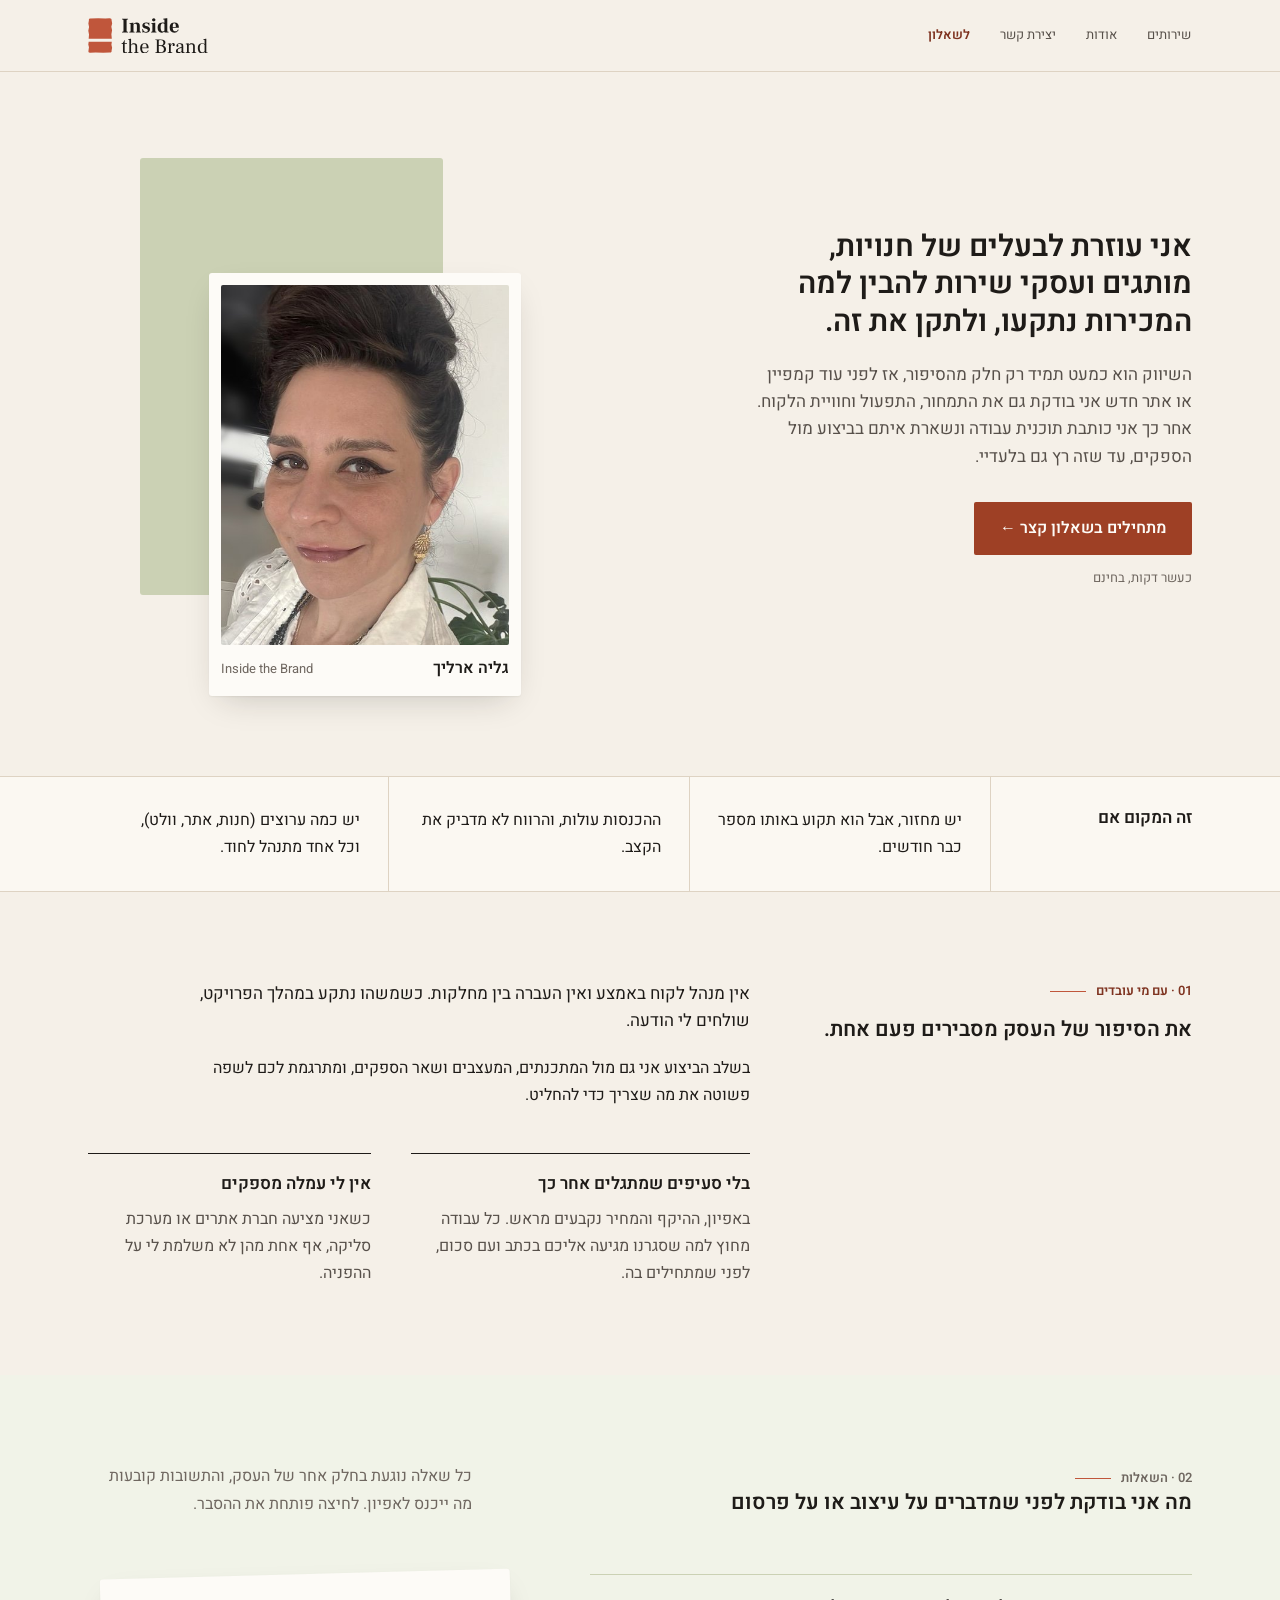
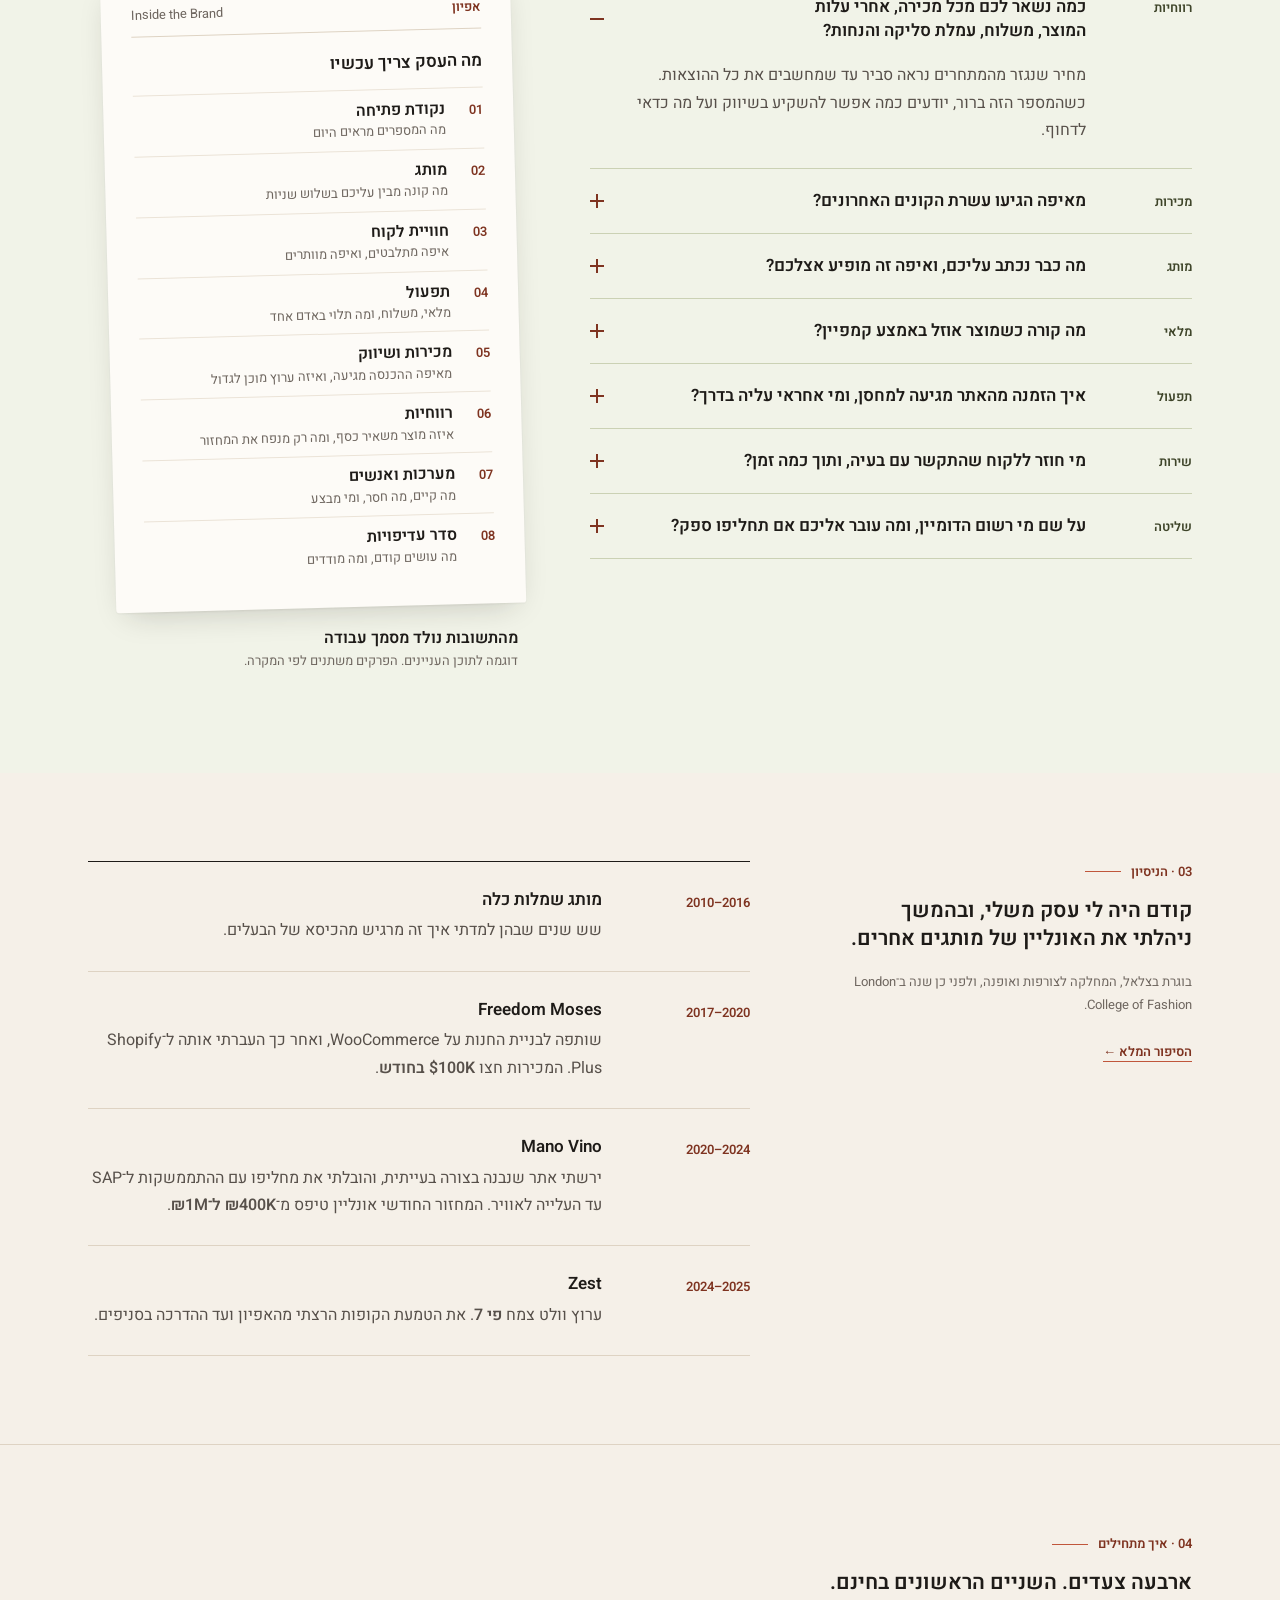
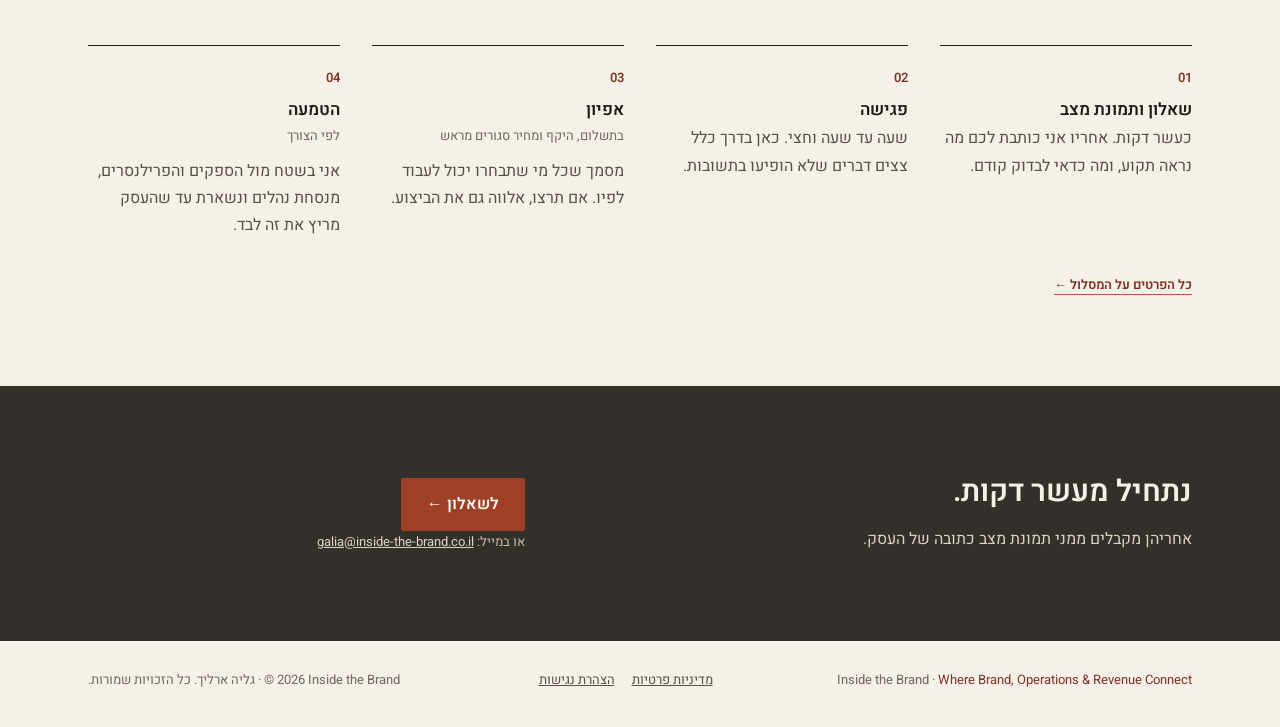
<file: index.html>
<!doctype html>
<html lang="he" dir="rtl">
<head>
<meta charset="utf-8">
<meta name="viewport" content="width=device-width, initial-scale=1">
<!-- מדיניות אבטחה (24.09.2026): בעמוד הזה אין סקריפט, ולכן שום סקריפט לא ירוץ בו.
     9.11.2026: גם בעמוד הבית החדש אין סקריפט. התנועה בעמוד כתובה ב-CSS בלבד. -->
<meta http-equiv="Content-Security-Policy" content="default-src 'none'; style-src 'self' 'unsafe-inline'; font-src 'self'; img-src 'self'; form-action 'none'; base-uri 'none'">
<meta name="referrer" content="same-origin">
<title>Inside the Brand · גליה ארליך</title>
<meta name="description" content="אני עוזרת לבעלים של חנויות, מותגים ועסקי שירות להבין למה המכירות נתקעו, ולתקן את זה.">
<link rel="icon" href="assets/itb-favicon.ico" sizes="any">
<link rel="icon" type="image/png" href="assets/itb-favicon-32.png" sizes="32x32">
<link rel="apple-touch-icon" href="assets/itb-favicon-180.png">
<link rel="stylesheet" href="assets/fonts/fonts.css">
<link rel="stylesheet" href="assets/tokens.css">
<link rel="stylesheet" href="assets/type.css">
<link rel="stylesheet" href="assets/masthead.css">
<style>
  /* דף הבית (9.11.2026). החליף את הגרסה מ-24.9.
     שני דברים צריכים לעבור כאן: ליווי אישי, מהפגישה הראשונה ועד ההטמעה,
     וראייה של כל העסק ולא רק של האתר. גליה אישרה את ההדמיה home-v2 ב-9.11.
     הצבעים מגיעים כולם מ-assets/tokens.css והגדלים מ-assets/type.css. אין כאן אף הקס ואף גודל גופן במספר. */
  *{box-sizing:border-box}
  html{background:var(--surface)}
  body{
    margin:0;direction:rtl;text-align:right;
    font-family:var(--font-body);
    font-size:var(--fs-body);line-height:1.7;font-weight:var(--fw-body);color:var(--fg);background:var(--surface);
    -webkit-font-smoothing:antialiased;
  }
  img{display:block;max-width:100%}
  a{color:inherit}
  a:focus-visible,summary:focus-visible{outline:3px solid var(--accent-deep);outline-offset:3px;border-radius:2px}
  p{margin:0 0 14px}
  .wrap{max-width:1200px;margin:0 auto;padding:0 48px}

  .label{font-size:var(--fs-small);font-weight:var(--fw-strong);color:var(--accent-deep);display:flex;gap:10px;align-items:center;margin:0 0 14px}
  .label::after{content:"";flex:0 0 36px;height:1px;background:var(--accent)}
  h1{font-size:var(--fs-h1);font-weight:var(--fw-strong);line-height:1.25;margin:0 0 20px;max-width:19em}
  h2{font-size:var(--fs-h2);font-weight:var(--fw-strong);line-height:1.35;margin:0}
  h3{font-size:var(--fs-h3);font-weight:var(--fw-strong);line-height:1.4;margin:0 0 10px}
  .lead{font-size:var(--fs-h3);line-height:1.6;color:var(--fg-soft);margin:0 0 32px;max-width:26em}
  .btn{display:inline-block;background:var(--accent-fill);color:var(--paper-100);font-weight:var(--fw-strong);font-size:var(--fs-body);padding:13px 26px;border-radius:2px;text-decoration:none;transition:background .2s}
  .btn:hover{background:var(--accent-deep)}
  .btn-note{font-size:var(--fs-small);color:var(--fg-muted);margin-top:12px}
  .more{font-size:var(--fs-small);font-weight:var(--fw-strong);color:var(--accent-deep);text-decoration:none;border-bottom:1px solid var(--accent)}

  /* המסך הראשון: הכותרת, ולידה מי שעובדים איתה */
  .hero .wrap{display:grid;grid-template-columns:7fr 5fr;gap:64px;align-items:center;padding-top:64px;padding-bottom:80px}
  .me{position:relative;height:560px}
  .me .blk{position:absolute;right:18%;top:4%;width:70%;height:78%;background:var(--olive-200);border-radius:3px}
  .me figure{position:absolute;right:0;bottom:0;width:72%;margin:0;background:var(--paper-100);padding:12px 12px 14px;border-radius:3px;
    box-shadow:0 1px 2px rgba(30,27,24,.06), 0 12px 32px -12px rgba(30,27,24,.22)}
  .me figure img{width:100%;height:auto;aspect-ratio:4/5;object-fit:cover;object-position:50% 30%;border-radius:2px}
  .me figcaption{display:flex;justify-content:space-between;align-items:baseline;gap:12px;margin-top:10px;font-size:var(--fs-small);color:var(--fg-muted)}
  .me figcaption b{color:var(--fg);font-size:var(--fs-body)}

  /* למי זה מתאים */
  .who{border-top:1px solid var(--paper-500);border-bottom:1px solid var(--paper-500);background:var(--paper-200)}
  .who .wrap{display:grid;grid-template-columns:2fr 3fr 3fr 3fr}
  .who h2{padding:30px 0;font-size:var(--fs-h3)}
  .who p{margin:0;padding:30px 28px;border-right:1px solid var(--paper-500)}

  section.s{padding:88px 0}
  .split{display:grid;grid-template-columns:4fr 7fr;gap:64px}
  .split .side{position:sticky;top:32px;align-self:start}
  .prose{max-width:36em}
  .prose p{margin-bottom:20px}
  .prose .first{font-size:var(--fs-h3);line-height:1.6}
  .rule{height:1px;background:var(--paper-500);border:0;margin:0}

  /* 01: שתי ההתחייבויות */
  .vows{display:grid;grid-template-columns:6fr 5fr;gap:40px;margin-top:44px}
  .vow{border-top:1px solid var(--fg);padding-top:18px}
  .vow p{margin:0;color:var(--fg-soft)}

  /* 02: השאלות. כל שאלה נפתחת בלחיצה (details), בלי סקריפט */
  .qs{background:var(--olive-050)}
  .qs .intro{display:flex;justify-content:space-between;align-items:end;gap:40px}
  .qs .intro p{max-width:24em;margin:0;color:var(--fg-muted)}
  .qgrid{display:grid;grid-template-columns:7fr 5fr;gap:72px;margin-top:56px;align-items:start}
  .qa{border-top:1px solid var(--olive-200)}
  .qa:last-child{border-bottom:1px solid var(--olive-200)}
  .qa summary{list-style:none;display:grid;grid-template-columns:88px 1fr 28px;gap:18px;align-items:baseline;padding:20px 0;cursor:pointer}
  .qa summary::-webkit-details-marker{display:none}
  .qa .area{font-size:var(--fs-small);font-weight:var(--fw-strong);color:var(--olive-700);order:-1}
  .qa h3{margin:0;transition:color .2s;text-wrap:balance}
  .qa summary:hover h3{color:var(--fg-soft)}
  .qa .pm{position:relative;width:14px;height:14px;justify-self:end;align-self:center;order:1}
  .qa .pm::before,.qa .pm::after{content:"";position:absolute;background:var(--accent-deep);left:0;top:6px;width:14px;height:2px;transition:transform .3s}
  .qa .pm::after{transform:rotate(90deg)}
  .qa[open] .pm::after{transform:rotate(0deg)}
  .qa .ans{padding:0 106px 24px 46px;color:var(--fg-soft)}
  .qa .ans p{margin:0}
  .docs{position:sticky;top:32px}
  .mock{background:var(--paper-100);border-radius:3px;padding:26px 30px 30px;max-width:410px;transform:rotate(-1.5deg);transition:transform .8s cubic-bezier(.2,.7,.2,1);
    box-shadow:0 1px 2px rgba(30,27,24,.06), 0 12px 32px -12px rgba(30,27,24,.22)}
  .docs:hover .mock{transform:rotate(-3deg) translateY(-4px)}
  .mock .top{display:flex;justify-content:space-between;font-size:var(--fs-small);color:var(--fg-muted);border-bottom:1px solid var(--paper-500);padding-bottom:10px;margin-bottom:20px}
  .mock .top b{color:var(--accent-deep)}
  .mock .ttl{font-size:var(--fs-h3);font-weight:var(--fw-strong);line-height:1.4;margin-bottom:14px}
  .mock ol{list-style:none;margin:0;padding:0}
  .mock li{display:grid;grid-template-columns:32px 1fr;gap:6px;padding:9px 0;border-top:1px solid var(--paper-400)}
  .mock li span{font-size:var(--fs-small);font-weight:var(--fw-strong);color:var(--accent-deep);padding-top:2px}
  .mock li b{display:block;font-weight:var(--fw-strong);line-height:1.4}
  .mock li em{display:block;font-style:normal;font-size:var(--fs-small);color:var(--fg-muted);line-height:1.5}
  .docs .cap{font-size:var(--fs-small);color:var(--fg-muted);margin-top:18px;line-height:1.55;max-width:24em}
  .docs .cap b{display:block;color:var(--fg);font-size:var(--fs-body)}

  /* 03: הניסיון */
  .rows{border-top:1px solid var(--fg)}
  .row{display:grid;grid-template-columns:120px 1fr;gap:28px;padding:26px 0;border-bottom:1px solid var(--paper-500)}
  .row .yrs{font-size:var(--fs-small);font-weight:var(--fw-strong);color:var(--accent-deep);padding-top:4px;direction:ltr;text-align:right}
  .row h3{margin-bottom:6px}
  .row p{margin:0;color:var(--fg-soft)}
  .edu{font-size:var(--fs-small);color:var(--fg-muted);margin:18px 0 22px;max-width:26em}

  /* 04: המסלול */
  .steps{display:grid;grid-template-columns:repeat(4,1fr);gap:32px;margin:48px 0 32px}
  .step{border-top:1px solid var(--fg);padding-top:18px}
  .step .n{font-size:var(--fs-small);font-weight:var(--fw-strong);color:var(--accent-deep)}
  .step h3{margin:6px 0 4px}
  .step .price{font-size:var(--fs-small);color:var(--fg-muted);margin-bottom:10px;display:block}
  .step p{margin:0;color:var(--fg-soft)}

  /* בלוק הסיום בגוון דיו (משטח מאושר בספר המותג) */
  .end{background:var(--ink-800);color:var(--paper)}
  .end .wrap{display:grid;grid-template-columns:7fr 5fr;gap:56px;align-items:end;padding-top:88px;padding-bottom:88px}
  .end h2{font-size:var(--fs-h1);line-height:1.25;margin-bottom:14px}
  .end p{color:var(--paper-500);margin:0;max-width:30em}
  .end .btn-note{color:var(--paper-600)}
  .end .btn-note a{color:var(--paper-500)}
  .end a:focus-visible{outline-color:var(--paper)}

  footer{font-size:var(--fs-small);color:var(--fg-muted)}
  footer .wrap{padding-top:28px;padding-bottom:36px;display:flex;flex-wrap:wrap;justify-content:space-between;gap:10px 24px}
  footer .t{color:var(--accent-deep)}
  footer a{color:var(--fg-soft)}
  footer .legal-links a{margin-left:14px}

  /* תנועה, ב-CSS בלבד, ורק בכניסה לעמוד. מי שביקש מהמערכת פחות תנועה לא רואה אותה בכלל.
     הופעה בגלילה ירדה בכוונה: בלי סקריפט היא תלויה בתמיכה של הדפדפן, ותוכן שנשאר שקוף בדפדפן
     אחד, בהדפסה או בצילום עמוד מלא הוא סיכון שלא שווה את האפקט. */
  @keyframes rise{from{opacity:0;transform:translateY(14px)}to{opacity:1;transform:none}}
  @keyframes slide{from{opacity:0;transform:translate(-6%,4%)}to{opacity:1;transform:none}}
  @media (prefers-reduced-motion:no-preference){
    .me figure{animation:rise 1.1s cubic-bezier(.2,.7,.2,1) .35s both}
    .me .blk{animation:slide 1.1s cubic-bezier(.2,.7,.2,1) .15s both}
  }
  @media (prefers-reduced-motion:reduce){
    .mock,.qa h3,.qa .pm::before,.qa .pm::after,.btn{transition:none}
  }

  @media (max-width:980px){
    .hero .wrap,.split,.qgrid,.end .wrap{grid-template-columns:1fr;gap:40px}
    .split .side,.docs{position:static}
    .who .wrap{grid-template-columns:1fr}
    .who p{border-right:0;border-top:1px solid var(--paper-500);padding:20px 0}
    .who h2{padding:24px 0 8px}
    .steps{grid-template-columns:1fr 1fr}
    .qs .intro{display:block}
    .qs .intro p{margin-top:14px}
    .me{max-width:520px}
  }
  @media (max-width:760px){
    .wrap{padding:0 20px}
    .hero .wrap{padding-top:36px;padding-bottom:56px}
    .me{height:440px;max-width:400px}
    .me figure{width:76%}
    section.s{padding:72px 0}
    .vows{grid-template-columns:1fr;gap:32px}
    .qa summary{grid-template-columns:1fr 28px;gap:4px 12px}
    .qa .area{grid-column:1/-1}
    .qa .ans{padding:0 0 22px 40px}
    .steps{grid-template-columns:1fr}
    .row{grid-template-columns:1fr;gap:4px}
  }
</style>
</head>
<body>

<a class="skip" href="#content">דילוג לתוכן</a>

<div class="masthead">
  <p class="logo"><a href="./" class="home-link">
    <img src="assets/itb-lockup-primary.svg" alt="Inside the Brand · לדף הבית" width="150" height="44">
  </a></p>
<!-- MENU:START -->
  <nav class="nav" aria-label="ניווט ראשי">
    <ul>
      <li><a href="services.html">שירותים</a></li>
      <li><a href="about.html">אודות</a></li>
      <li><a href="contact.html">יצירת קשר</a></li>
      <li><a class="q" href="diagnosis.html">לשאלון</a></li>
    </ul>
  </nav>
<!-- MENU:END -->
</div>

<main id="content">

<section class="hero" aria-labelledby="h-hero">
  <div class="wrap">
    <div>
      <!-- 12.11.2026: הנוסח הקבוע של העסק, שגליה אישרה. הכותרת היא המשפט הראשון, הפסקה היא שני האחרים. לא משנים מילה בלי אישורה. -->
      <h1 id="h-hero">אני עוזרת לבעלים של חנויות, מותגים ועסקי שירות להבין למה המכירות נתקעו, ולתקן את זה.</h1>
      <p class="lead">השיווק הוא כמעט תמיד רק חלק מהסיפור, אז לפני עוד קמפיין או אתר חדש אני בודקת גם את התמחור, התפעול וחוויית הלקוח. אחר כך אני כותבת תוכנית עבודה ונשארת איתם בביצוע מול הספקים, עד שזה רץ גם בלעדיי.</p>
      <a class="btn" href="diagnosis.html">מתחילים בשאלון קצר ←</a>
      <p class="btn-note">כעשר דקות, בחינם</p>
    </div>
    <div class="me">
      <div class="blk" aria-hidden="true"></div>
      <figure>
        <img src="assets/galia.jpg" alt="" width="600" height="600">
        <figcaption><b>גליה ארליך</b><span>Inside the Brand</span></figcaption>
      </figure>
    </div>
  </div>
</section>

<section class="who" aria-labelledby="h-who">
  <div class="wrap">
    <h2 id="h-who">זה המקום אם</h2>
    <p>יש מחזור, אבל הוא תקוע באותו מספר כבר חודשים.</p>
    <p>ההכנסות עולות, והרווח לא מדביק את הקצב.</p>
    <p>יש כמה ערוצים (חנות, אתר, וולט), וכל אחד מתנהל לחוד.</p>
  </div>
</section>

<section class="s" aria-labelledby="h-personal">
  <div class="wrap split">
    <div class="side">
      <p class="label">01 · עם מי עובדים</p>
      <h2 id="h-personal">את הסיפור של העסק מסבירים פעם אחת.</h2>
    </div>
    <div>
      <div class="prose">
        <p class="first">אין מנהל לקוח באמצע ואין העברה בין מחלקות. כשמשהו נתקע במהלך הפרויקט, שולחים לי הודעה.</p>
        <p>בשלב הביצוע אני גם מול המתכנתים, המעצבים ושאר הספקים, ומתרגמת לכם לשפה פשוטה את מה שצריך כדי להחליט.</p>
      </div>
      <div class="vows">
        <div class="vow">
          <h3>בלי סעיפים שמתגלים אחר כך</h3>
          <p>באפיון, ההיקף והמחיר נקבעים מראש. כל עבודה מחוץ למה שסגרנו מגיעה אליכם בכתב ועם סכום, לפני שמתחילים בה.</p>
        </div>
        <div class="vow">
          <h3>אין לי עמלה מספקים</h3>
          <p>כשאני מציעה חברת אתרים או מערכת סליקה, אף אחת מהן לא משלמת לי על ההפניה.</p>
        </div>
      </div>
    </div>
  </div>
</section>

<section class="s qs" aria-labelledby="h-questions">
  <div class="wrap">
    <div class="intro">
      <div>
        <p class="label">02 · השאלות</p>
        <h2 id="h-questions">מה אני בודקת לפני שמדברים על עיצוב או על פרסום</h2>
      </div>
      <p>כל שאלה נוגעת בחלק אחר של העסק, והתשובות קובעות מה ייכנס לאפיון. לחיצה פותחת את ההסבר.</p>
    </div>

    <div class="qgrid">
      <div>
        <details class="qa" open>
          <summary><h3>כמה נשאר לכם מכל מכירה, אחרי עלות המוצר, משלוח, עמלת סליקה והנחות?</h3><span class="area">רווחיות</span><span class="pm" aria-hidden="true"></span></summary>
          <div class="ans"><p>מחיר שנגזר מהמתחרים נראה סביר עד שמחשבים את כל ההוצאות. כשהמספר הזה ברור, יודעים כמה אפשר להשקיע בשיווק ועל מה כדאי לדחוף.</p></div>
        </details>
        <details class="qa">
          <summary><h3>מאיפה הגיעו עשרת הקונים האחרונים?</h3><span class="area">מכירות</span><span class="pm" aria-hidden="true"></span></summary>
          <div class="ans"><p>כשרובם באו מהמלצה, האתר צריך לחזק את מה שכבר סיפרו להם, ועסק שתלוי בענף אחד או בלקוח גדול יחיד צריך גם ערוץ נוסף.</p></div>
        </details>
        <details class="qa">
          <summary><h3>מה כבר נכתב עליכם, ואיפה זה מופיע אצלכם?</h3><span class="area">מותג</span><span class="pm" aria-hidden="true"></span></summary>
          <div class="ans"><p>לעסקים ותיקים יש בדרך כלל יותר הוכחות ממה שהם מציגים: ביקורות, פרסים, אזכורים בעיתונות. לאסוף אותן ולאמת כל ציטוט מול המקור לוקח כמה ימים. אחר כך מחליטים איפה כל אחת יושבת.</p></div>
        </details>
        <details class="qa">
          <summary><h3>מה קורה כשמוצר אוזל באמצע קמפיין?</h3><span class="area">מלאי</span><span class="pm" aria-hidden="true"></span></summary>
          <div class="ans"><p>אם הכמות באתר לא מתעדכנת מהמחסן או מהקופה, המודעות ממשיכות להביא הזמנות על פריט שכבר נגמר. את החיבור הזה מסדרים לפני שמוציאים שקל על פרסום.</p></div>
        </details>
        <details class="qa">
          <summary><h3>איך הזמנה מהאתר מגיעה למחסן, ומי אחראי עליה בדרך?</h3><span class="area">תפעול</span><span class="pm" aria-hidden="true"></span></summary>
          <div class="ans"><p>בעסק שעד היום עבד בטלפון, כל רכישה צריכה לזרום ישר למי שאורז, בלי העתקה ידנית. כאן נקבע גם מי מעדכן את הקונה כשמשהו מתעכב.</p></div>
        </details>
        <details class="qa">
          <summary><h3>מי חוזר ללקוח שהתקשר עם בעיה, ותוך כמה זמן?</h3><span class="area">שירות</span><span class="pm" aria-hidden="true"></span></summary>
          <div class="ans"><p>פנייה שמטופלת מהר היא חלק מהמותג, בדיוק כמו העיצוב, ולכן מגדירים מראש מי עונה ובאיזה נוסח.</p></div>
        </details>
        <details class="qa">
          <summary><h3>על שם מי רשום הדומיין, ומה עובר אליכם אם תחליפו ספק?</h3><span class="area">שליטה</span><span class="pm" aria-hidden="true"></span></summary>
          <div class="ans"><p>אם הסיומת היא <bdi dir="ltr">.il</bdi>, שם המחזיק מופיע בחיפוש באתר איגוד האינטרנט. את מה שתקבלו ביציאה כדאי לראות מנוסח בהסכם, לפני החתימה.</p></div>
        </details>
      </div>

      <div class="docs">
        <div class="mock" aria-hidden="true">
          <div class="top"><b>אפיון</b><span>Inside the Brand</span></div>
          <div class="ttl">מה העסק צריך עכשיו</div>
          <ol>
            <li><span>01</span><div><b>נקודת פתיחה</b><em>מה המספרים מראים היום</em></div></li>
            <li><span>02</span><div><b>מותג</b><em>מה קונה מבין עליכם בשלוש שניות</em></div></li>
            <li><span>03</span><div><b>חוויית לקוח</b><em>איפה מתלבטים, ואיפה מוותרים</em></div></li>
            <li><span>04</span><div><b>תפעול</b><em>מלאי, משלוח, ומה תלוי באדם אחד</em></div></li>
            <li><span>05</span><div><b>מכירות ושיווק</b><em>מאיפה ההכנסה מגיעה, ואיזה ערוץ מוכן לגדול</em></div></li>
            <li><span>06</span><div><b>רווחיות</b><em>איזה מוצר משאיר כסף, ומה רק מנפח את המחזור</em></div></li>
            <li><span>07</span><div><b>מערכות ואנשים</b><em>מה קיים, מה חסר, ומי מבצע</em></div></li>
            <li><span>08</span><div><b>סדר עדיפויות</b><em>מה עושים קודם, ומה מודדים</em></div></li>
          </ol>
        </div>
        <p class="cap"><b>מהתשובות נולד מסמך עבודה</b> דוגמה לתוכן העניינים. הפרקים משתנים לפי המקרה.</p>
      </div>
    </div>
  </div>
</section>

<section class="s" aria-labelledby="h-career">
  <div class="wrap split">
    <div class="side">
      <p class="label">03 · הניסיון</p>
      <h2 id="h-career">קודם היה לי עסק משלי, ובהמשך ניהלתי את האונליין של מותגים אחרים.</h2>
      <p class="edu">בוגרת בצלאל, המחלקה לצורפות ואופנה, ולפני כן שנה ב־London College of Fashion.</p>
      <a class="more" href="about.html">הסיפור המלא ←</a>
    </div>
    <div class="rows">
      <div class="row"><div class="yrs">2010–2016</div><div><h3>מותג שמלות כלה</h3><p>שש שנים שבהן למדתי איך זה מרגיש מהכיסא של הבעלים.</p></div></div>
      <div class="row"><div class="yrs">2017–2020</div><div><h3>Freedom Moses</h3><p>שותפה לבניית החנות על WooCommerce, ואחר כך העברתי אותה ל־Shopify Plus. המכירות חצו <b>$100K בחודש</b>.</p></div></div>
      <div class="row"><div class="yrs">2020–2024</div><div><h3>Mano Vino</h3><p>ירשתי אתר שנבנה בצורה בעייתית, והובלתי את מחליפו עם ההתממשקות ל־SAP עד העלייה לאוויר. המחזור החודשי אונליין טיפס מ־<b><bdi dir="ltr">₪400K</bdi> ל־<bdi dir="ltr">₪1M</bdi></b>.</p></div></div>
      <div class="row"><div class="yrs">2024–2025</div><div><h3>Zest</h3><p>ערוץ וולט צמח <b>פי 7</b>. את הטמעת הקופות הרצתי מהאפיון ועד ההדרכה בסניפים.</p></div></div>
    </div>
  </div>
</section>

<hr class="rule">

<section class="s" aria-labelledby="h-path">
  <div class="wrap">
    <div>
      <p class="label">04 · איך מתחילים</p>
      <h2 id="h-path">ארבעה צעדים. השניים הראשונים בחינם.</h2>
    </div>
    <div class="steps">
      <div class="step"><span class="n">01</span><h3>שאלון ותמונת מצב</h3><p>כעשר דקות. אחריו אני כותבת לכם מה נראה תקוע, ומה כדאי לבדוק קודם.</p></div>
      <div class="step"><span class="n">02</span><h3>פגישה</h3><p>שעה עד שעה וחצי. כאן בדרך כלל צצים דברים שלא הופיעו בתשובות.</p></div>
      <div class="step"><span class="n">03</span><h3>אפיון</h3><span class="price">בתשלום, היקף ומחיר סגורים מראש</span><p>מסמך שכל מי שתבחרו יכול לעבוד לפיו. אם תרצו, אלווה גם את הביצוע.</p></div>
      <div class="step"><span class="n">04</span><h3>הטמעה</h3><span class="price">לפי הצורך</span><p>אני בשטח מול הספקים והפרילנסרים, מנסחת נהלים ונשארת עד שהעסק מריץ את זה לבד.</p></div>
    </div>
    <a class="more" href="services.html">כל הפרטים על המסלול ←</a>
  </div>
</section>

<section class="end" aria-labelledby="h-end">
  <div class="wrap">
    <div>
      <h2 id="h-end">נתחיל מעשר דקות.</h2>
      <p>אחריהן מקבלים ממני תמונת מצב כתובה של העסק.</p>
    </div>
    <div>
      <a class="btn" href="diagnosis.html">לשאלון ←</a>
      <p class="btn-note">או במייל: <a href="mailto:galia@inside-the-brand.co.il">galia@inside-the-brand.co.il</a></p>
    </div>
  </div>
</section>

</main>

<footer id="contact">
  <div class="wrap">
    <span>Inside the Brand · <span class="t">Where Brand, Operations &amp; Revenue Connect</span></span>
    <span class="legal-links"><a href="מדיניות-פרטיות.html">מדיניות פרטיות</a> <a href="הצהרת-נגישות.html">הצהרת נגישות</a></span>
    <span class="rights"><span dir="ltr">&copy; 2026 Inside the Brand</span> · גליה ארליך. כל הזכויות שמורות.</span>
  </div>
</footer>

</body>
</html>
</file>
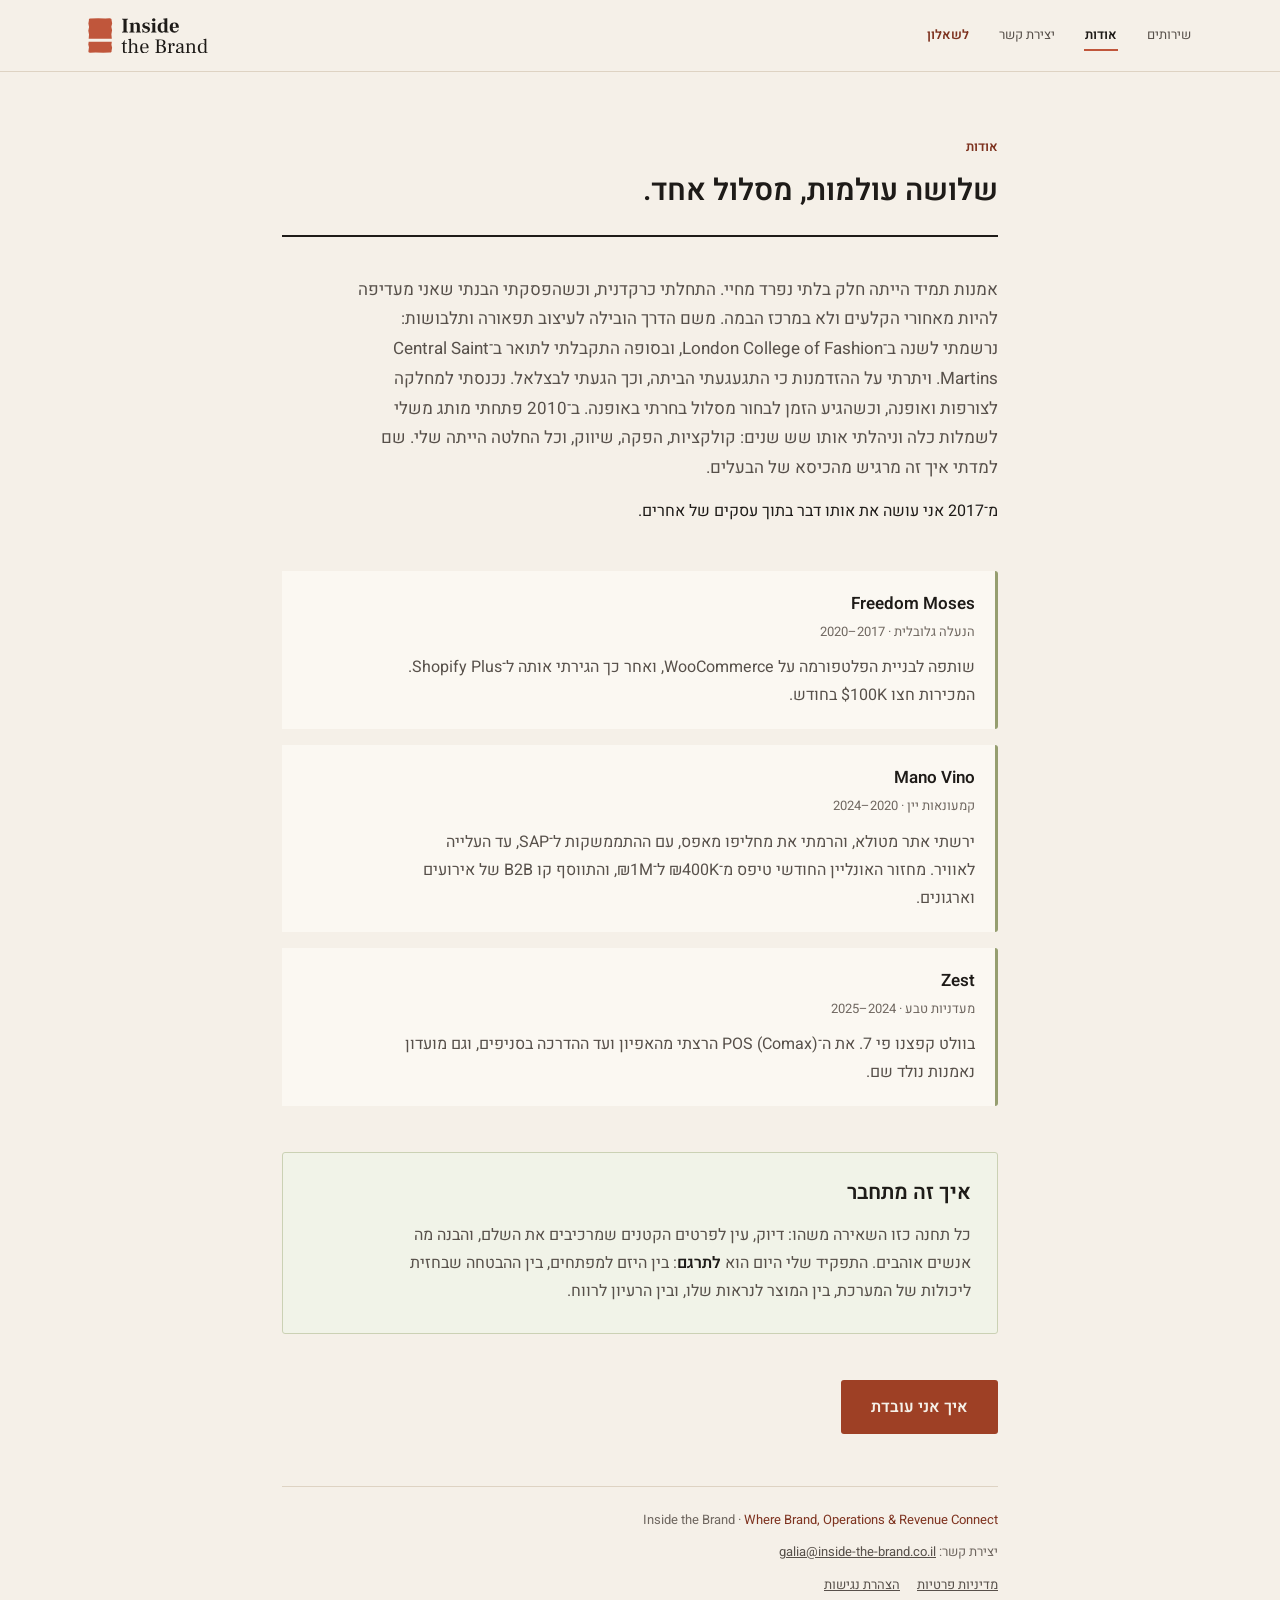
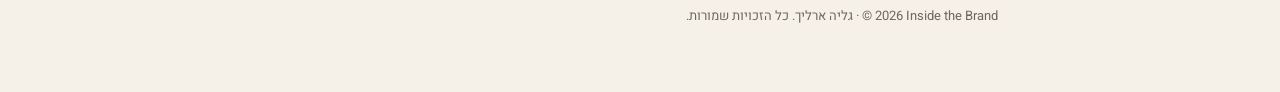
<file: about.html>
<!doctype html>
<html lang="he" dir="rtl">
<head>
<meta charset="utf-8">
<meta name="viewport" content="width=device-width, initial-scale=1">
<!-- מדיניות אבטחה (23.09.2026): בעמוד הזה אין סקריפט, ולכן שום סקריפט לא ירוץ בו. -->
<meta http-equiv="Content-Security-Policy" content="default-src 'none'; style-src 'self' 'unsafe-inline'; font-src 'self'; img-src 'self'; form-action 'none'; base-uri 'none'">
<meta name="referrer" content="same-origin">
<title>אודות — Inside the Brand</title>
<meta name="description" content="גליה ארליך: מעיצוב אופנה ומותג עצמאי אל ניהול אי־קומרס ותפעול למותגי צריכה. שלושה עולמות שמתחברים לתפקיד אחד — לתרגם בין הרעיון לרווח.">
<link rel="icon" href="assets/itb-favicon.ico" sizes="any">
<link rel="icon" type="image/png" href="assets/itb-favicon-32.png" sizes="32x32">
<link rel="apple-touch-icon" href="assets/itb-favicon-180.png">
<link rel="stylesheet" href="assets/fonts/fonts.css">
<link rel="stylesheet" href="assets/tokens.css">
<link rel="stylesheet" href="assets/type.css">
<link rel="stylesheet" href="assets/masthead.css">
<style>
  /* הצבעים מגיעים כולם מ-assets/tokens.css. אין כאן אף הקס. */
  *{box-sizing:border-box}
  html{background:var(--surface)}
  body{
    margin:0;direction:rtl;text-align:right;
    font-family:var(--font-body);
    font-size:var(--fs-body);line-height:1.75;font-weight:var(--fw-body);color:var(--fg);background:var(--surface);
    -webkit-font-smoothing:antialiased;
  }
  .wrap{max-width:760px;margin:0 auto;padding:46px 22px 64px}

  header{border-bottom:2px solid var(--fg);padding-bottom:26px;margin-bottom:38px}
  .eyebrow{font-size:var(--fs-small);color:var(--accent-deep);font-weight:var(--fw-strong);margin:0 0 14px}
  h1{font-family:var(--font-display);font-size:var(--fs-h1);line-height:1.2;margin:0;font-weight:var(--fw-strong);color:var(--fg)}

  section{margin:0 0 46px}
  h2{font-family:var(--font-display);font-size:var(--fs-h2);margin:0 0 14px;font-weight:var(--fw-strong);line-height:1.3;color:var(--fg)}
  p{color:var(--fg-soft);font-weight:var(--fw-body);margin:0 0 14px;max-width:64ch}
  strong{color:var(--fg);font-weight:var(--fw-strong)}
  a{color:var(--accent-deep)}
  a:focus-visible{outline:3px solid var(--accent-deep);outline-offset:2px;border-radius:2px}

  .opening p:first-child{font-size:var(--fs-h3)}
  .bridge-line{color:var(--fg);font-weight:var(--fw-body)}

  /* שלוש התחנות — רצועת זית דקה, המשפחה המשנית */
  .roles{margin:6px 0 46px}
  .role{
    border-right:3px solid var(--olive-400);
    background:var(--surface-card);
    border-radius:0 3px 3px 0;
    padding:18px 20px 20px;margin:0 0 16px;
  }
  .role:last-child{margin-bottom:0}
  .role .nm{font-family:var(--font-display);font-size:var(--fs-h3);font-weight:var(--fw-strong);color:var(--fg);margin:0 0 2px}
  .role .meta{font-size:var(--fs-small);color:var(--fg-muted);font-weight:var(--fw-body);margin:0 0 10px}
  .role p:last-child{margin-bottom:0}

  /* איך זה מתחבר */
  .connect{background:var(--olive-050);border:1px solid var(--olive-200);border-radius:3px;padding:26px 26px 28px}
  .connect h2{margin-top:0}
  .connect p:last-child{margin-bottom:0}

  .next{margin-top:6px}
  .cta{
    display:inline-block;background:var(--accent-fill);color:var(--paper);
    text-decoration:none;font-weight:var(--fw-strong);font-size:var(--fs-body);padding:13px 30px;border-radius:3px;
  }
  .cta:hover{background:var(--terra-500)}
  .cta:focus-visible{outline:3px solid var(--accent-deep);outline-offset:3px}

  footer{margin-top:52px;padding-top:22px;border-top:1px solid var(--paper-500);font-size:var(--fs-small);color:var(--fg-muted);font-weight:var(--fw-body)}
  footer .t{color:var(--accent-deep)}
  footer .contact{display:block;margin-top:10px}
  footer .contact a{color:var(--fg-soft);overflow-wrap:anywhere}
  footer .legal-links{display:block;margin-top:10px}
  footer .legal-links a{color:var(--fg-soft);text-decoration:underline;margin-left:14px}
  footer .rights{display:block;margin-top:8px}

  @media (max-width:600px){
    .wrap{padding:30px 16px 48px}
    h1{font-size:var(--fs-h1)} h2{font-size:var(--fs-h2)}
    .connect{padding:20px 18px 22px}
    .role{padding:15px 16px 17px}
  }
</style>
</head>
<body>

<a class="skip" href="#content">דילוג לתוכן</a>

<div class="masthead">
  <p class="logo"><a href="./" class="home-link">
    <img src="assets/itb-lockup-primary.svg" alt="Inside the Brand · לדף הבית" width="150" height="44">
  </a></p>
<!-- MENU:START -->
  <nav class="nav" aria-label="ניווט ראשי">
    <ul>
      <li><a href="services.html">שירותים</a></li>
      <li><a href="about.html" aria-current="page">אודות</a></li>
      <li><a href="contact.html">יצירת קשר</a></li>
      <li><a class="q" href="diagnosis.html">לשאלון</a></li>
    </ul>
  </nav>
<!-- MENU:END -->
</div>

<div class="wrap" id="content">

<header>
  <p class="eyebrow">אודות</p>
  <h1>שלושה עולמות, מסלול אחד.</h1>
</header>

<section class="opening">
  <p>אמנות תמיד הייתה חלק בלתי נפרד מחיי. התחלתי כרקדנית, וכשהפסקתי הבנתי שאני מעדיפה להיות מאחורי הקלעים ולא במרכז הבמה. משם הדרך הובילה לעיצוב תפאורה ותלבושות: נרשמתי לשנה ב־London College of Fashion, ובסופה התקבלתי לתואר ב־Central Saint Martins. ויתרתי על ההזדמנות כי התגעגעתי הביתה, וכך הגעתי לבצלאל. נכנסתי למחלקה לצורפות ואופנה, וכשהגיע הזמן לבחור מסלול בחרתי באופנה. ב־2010 פתחתי מותג משלי לשמלות כלה וניהלתי אותו שש שנים: קולקציות, הפקה, שיווק, וכל החלטה הייתה שלי. שם למדתי איך זה מרגיש מהכיסא של הבעלים.</p>
  <p class="bridge-line">מ־2017 אני עושה את אותו דבר בתוך עסקים של אחרים.</p>
</section>

<section class="roles">
  <div class="role">
    <p class="nm">Freedom Moses</p>
    <p class="meta">הנעלה גלובלית · 2017–2020</p>
    <p>שותפה לבניית הפלטפורמה על WooCommerce, ואחר כך הגירתי אותה ל־Shopify Plus. המכירות חצו $100K בחודש.</p>
  </div>
  <div class="role">
    <p class="nm">Mano Vino</p>
    <p class="meta">קמעונאות יין · 2020–2024</p>
    <p>ירשתי אתר מטולא, והרמתי את מחליפו מאפס, עם ההתממשקות ל־SAP, עד העלייה לאוויר. מחזור האונליין החודשי טיפס מ־₪400K ל־₪1M, והתווסף קו B2B של אירועים וארגונים.</p>
  </div>
  <div class="role">
    <p class="nm">Zest</p>
    <p class="meta">מעדניות טבע · 2024–2025</p>
    <p>בוולט קפצנו פי 7. את ה־POS (Comax) הרצתי מהאפיון ועד ההדרכה בסניפים, וגם מועדון נאמנות נולד שם.</p>
  </div>
</section>

<section class="connect">
  <h2>איך זה מתחבר</h2>
  <p>כל תחנה כזו השאירה משהו: דיוק, עין לפרטים הקטנים שמרכיבים את השלם, והבנה מה אנשים אוהבים. התפקיד שלי היום הוא <strong>לתרגם</strong>: בין היזם למפתחים, בין ההבטחה שבחזית ליכולות של המערכת, בין המוצר לנראות שלו, ובין הרעיון לרווח.</p>
</section>

<section class="next">
  <p><a class="cta" href="services.html">איך אני עובדת</a></p>
</section>

<footer id="contact">
  Inside the Brand · <span class="t">Where Brand, Operations &amp; Revenue Connect</span>
  <span class="contact">יצירת קשר: <a href="mailto:galia@inside-the-brand.co.il">galia@inside-the-brand.co.il</a></span>
  <span class="legal-links">
    <a href="מדיניות-פרטיות.html">מדיניות פרטיות</a>
    <a href="הצהרת-נגישות.html">הצהרת נגישות</a>
  </span>
  <span class="rights"><span dir="ltr">&copy; 2026 Inside the Brand</span> · גליה ארליך. כל הזכויות שמורות.</span>
</footer>

</div>
</body>
</html>
</file>
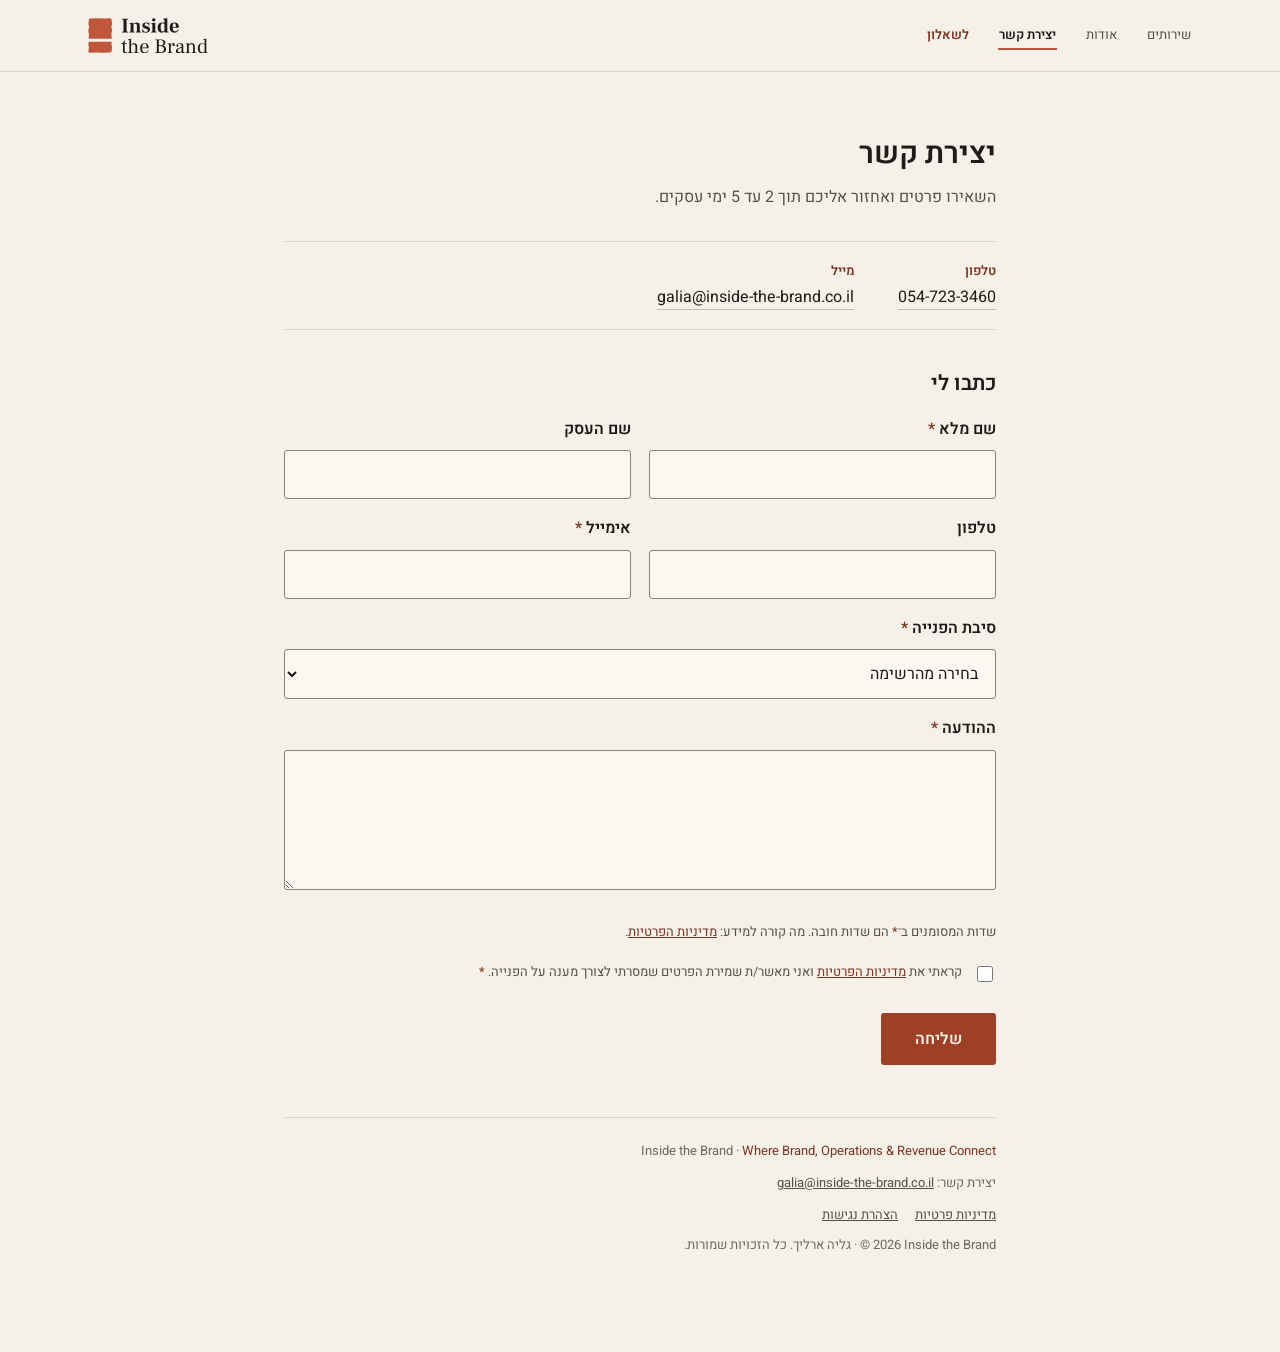
<file: contact.html>
<!doctype html>
<html lang="he" dir="rtl">
<head>
<meta charset="utf-8">
<meta name="viewport" content="width=device-width, initial-scale=1">
<!-- מדיניות אבטחה (26.09.2026), כמו בעמוד השאלון: רק הסקריפט של הטופס רץ,
     והשליחה יוצאת רק לתיבת ה-Apps Script.
     ⚠️ ה-sha256 הוא טביעת האצבע של הסקריפט שבתחתית העמוד. כל שינוי בסקריפט,
     אפילו רווח, מחייב לחשב אותה מחדש (על תוכן עם שורות LF). אחרת הדפדפן חוסם
     את הסקריפט והטופס מפסיק לשלוח. -->
<meta http-equiv="Content-Security-Policy" content="default-src 'none'; script-src 'sha256-d5IP9b//mBeW6SXmXDZtyEUvlwvOQA4jBkczvmItJfs='; style-src 'self' 'unsafe-inline'; font-src 'self'; img-src 'self'; connect-src https://script.google.com https://script.googleusercontent.com; form-action 'none'; base-uri 'none'">
<meta name="referrer" content="same-origin">
<title>יצירת קשר — Inside the Brand</title>
<meta name="description" content="יצירת קשר עם גליה ארליך, Inside the Brand: טלפון, מייל, או טופס פנייה קצר.">
<link rel="icon" href="assets/itb-favicon.ico" sizes="any">
<link rel="icon" type="image/png" href="assets/itb-favicon-32.png" sizes="32x32">
<link rel="apple-touch-icon" href="assets/itb-favicon-180.png">
<link rel="stylesheet" href="assets/fonts/fonts.css">
<link rel="stylesheet" href="assets/tokens.css">
<link rel="stylesheet" href="assets/type.css">
<link rel="stylesheet" href="assets/masthead.css">
<style>
  /* הצבעים מגיעים כולם מ-assets/tokens.css, והגדלים מ-assets/type.css. */
  *{box-sizing:border-box}
  html{background:var(--surface)}
  body{
    margin:0;direction:rtl;text-align:right;
    font-family:var(--font-body);
    font-size:var(--fs-body);line-height:1.7;font-weight:var(--fw-body);color:var(--fg);background:var(--surface);
  }
  a{color:var(--accent-deep)}
  a:focus-visible,button:focus-visible,input:focus-visible,textarea:focus-visible,select:focus-visible{
    outline:3px solid var(--accent-deep);outline-offset:2px;
  }
  .wrap{max-width:760px;margin:0 auto;padding:56px 24px 96px}

  h1{font-family:var(--font-display);font-size:var(--fs-h1);line-height:1.2;margin:0 0 12px;font-weight:var(--fw-strong);color:var(--fg)}
  .lede{margin:0;color:var(--fg-soft);max-width:60ch}

  /* טלפון ומייל: שתי שורות שקטות, לפני הטופס */
  .direct{margin:30px 0 40px;padding:18px 0;border-top:1px solid var(--paper-500);border-bottom:1px solid var(--paper-500);
    display:flex;flex-wrap:wrap;gap:10px 44px}
  .direct div{margin:0}
  .direct dt{font-size:var(--fs-small);font-weight:var(--fw-strong);color:var(--accent-deep);margin:0 0 2px}
  .direct dd{margin:0}
  .direct a{color:var(--fg);text-decoration:none;border-bottom:1px solid var(--paper-600)}
  .direct a:hover{border-bottom-color:var(--accent)}

  h2{font-family:var(--font-display);font-size:var(--fs-h2);margin:0 0 18px;font-weight:var(--fw-strong);line-height:1.3;color:var(--fg)}

  .cgrid{display:grid;grid-template-columns:1fr 1fr;gap:16px 18px}
  @media(max-width:520px){.cgrid{grid-template-columns:1fr}}
  .field{margin:0}
  .field.full{margin-top:16px}
  .field label{display:block;font-weight:var(--fw-strong);margin:0 0 7px}
  .req{color:var(--accent-deep)}
  input[type=text],input[type=email],input[type=tel],textarea,select{
    width:100%;font-family:inherit;font-size:var(--fs-body);color:var(--fg);
    background:var(--surface-card);border:1px solid var(--ink-500);border-radius:3px;
    padding:11px 13px;line-height:1.6;
  }
  select{appearance:auto}
  textarea{min-height:140px;resize:vertical}
  input:focus,textarea:focus,select:focus{border-color:var(--accent)}

  .legal{margin:22px 0 18px;font-size:var(--fs-small);color:var(--fg-soft)}
  .consent{display:flex;gap:11px;align-items:flex-start;margin:0 0 28px;font-size:var(--fs-small);color:var(--fg-soft)}
  .consent input{margin-top:5px;flex:0 0 auto;width:16px;height:16px;accent-color:var(--accent-fill)}

  .submit{background:var(--accent-fill);color:var(--paper);border:none;border-radius:3px;padding:14px 34px;
    font-family:inherit;font-size:var(--fs-body);font-weight:var(--fw-strong);cursor:pointer}
  .submit:hover{background:var(--accent-deep)}
  .submit:disabled{opacity:.6;cursor:default}
  .status{margin:14px 0 0;font-size:var(--fs-small);color:var(--status-risk)}
  .status:empty{display:none}

  /* שדה מלכודת לרובוטים: מחוץ למסך, לא מוצג ולא מוקרא */
  .hp{position:absolute;width:1px;height:1px;overflow:hidden;clip-path:inset(50%);white-space:nowrap}

  #thanks{display:none;padding:8px 0 0}
  #thanks p{color:var(--fg-soft);max-width:60ch;margin:0 0 8px}

  footer{margin-top:52px;padding-top:22px;border-top:1px solid var(--paper-500);font-size:var(--fs-small);color:var(--fg-muted);font-weight:var(--fw-body)}
  footer .t{color:var(--accent-deep)}
  footer .contact{display:block;margin-top:10px}
  footer .contact a{color:var(--fg-soft);overflow-wrap:anywhere}
  footer .legal-links{display:block;margin-top:10px}
  footer .legal-links a{color:var(--fg-soft);text-decoration:underline;margin-left:14px}
  footer .rights{display:block;margin-top:8px}

  @media (max-width:600px){
    .wrap{padding:30px 16px 48px}
  }
</style>
</head>
<body>

<a class="skip" href="#content">דילוג לתוכן</a>

<div class="masthead">
  <p class="logo"><a href="./" class="home-link">
    <img src="assets/itb-lockup-primary.svg" alt="Inside the Brand · לדף הבית" width="150" height="44">
  </a></p>
<!-- MENU:START -->
  <nav class="nav" aria-label="ניווט ראשי">
    <ul>
      <li><a href="services.html">שירותים</a></li>
      <li><a href="about.html">אודות</a></li>
      <li><a href="contact.html" aria-current="page">יצירת קשר</a></li>
      <li><a class="q" href="diagnosis.html">לשאלון</a></li>
    </ul>
  </nav>
<!-- MENU:END -->
</div>

<div class="wrap">
<main id="content">

<h1>יצירת קשר</h1>
<p class="lede">השאירו פרטים ואחזור אליכם תוך 2 עד 5 ימי עסקים.</p>

<dl class="direct">
  <div>
    <dt>טלפון</dt>
    <dd><a href="tel:+972547233460" dir="ltr">054-723-3460</a></dd>
  </div>
  <div>
    <dt>מייל</dt>
    <dd><a href="mailto:galia@inside-the-brand.co.il" dir="ltr">galia@inside-the-brand.co.il</a></dd>
  </div>
</dl>

<div id="formwrap">
<h2>כתבו לי</h2>

<form id="contact-form">
  <!-- השדה הזה מנתב את השליחה בתיבה ללשונית "פניות" ולא לשאלון.
       הערך חייב להיות זהה ל-CONTACT_TYPE בקוד התיבה. -->
  <input type="hidden" name="סוג טופס" value="פנייה">

  <div class="cgrid">
    <div class="field">
      <label for="name">שם מלא <span class="req" aria-hidden="true">*</span></label>
      <input type="text" id="name" name="שם מלא" autocomplete="name" required>
    </div>
    <div class="field">
      <label for="biz">שם העסק</label>
      <input type="text" id="biz" name="שם העסק" autocomplete="organization">
    </div>
    <div class="field">
      <label for="phone">טלפון</label>
      <input type="tel" id="phone" name="טלפון" autocomplete="tel" dir="ltr" style="text-align:right">
    </div>
    <div class="field">
      <label for="email">אימייל <span class="req" aria-hidden="true">*</span></label>
      <input type="email" id="email" name="אימייל" autocomplete="email" dir="ltr" style="text-align:right" required>
    </div>
  </div>

  <div class="field full">
    <label for="reason">סיבת הפנייה <span class="req" aria-hidden="true">*</span></label>
    <select id="reason" name="סיבת הפנייה" required>
      <option value="" selected disabled>בחירה מהרשימה</option>
      <option>אפיון לעסק</option>
      <option>שאלה על השאלון או על תמונת המצב</option>
      <option>ליווי או פרויקט (אתר, מערכות, תפעול)</option>
      <option>שיתוף פעולה</option>
      <option>אחר</option>
    </select>
  </div>

  <div class="field full">
    <label for="msg">ההודעה <span class="req" aria-hidden="true">*</span></label>
    <textarea id="msg" name="הודעה" maxlength="5000" required></textarea>
  </div>

  <p class="legal">שדות המסומנים ב־<span class="req" aria-hidden="true">*</span> הם שדות חובה.
    מה קורה למידע: <a href="מדיניות-פרטיות.html">מדיניות הפרטיות</a>.</p>

  <label class="consent">
    <input type="checkbox" name="הסכמה" required>
    <span>קראתי את <a href="מדיניות-פרטיות.html">מדיניות הפרטיות</a> ואני מאשר/ת שמירת
      הפרטים שמסרתי לצורך מענה על הפנייה.
      <span class="req" aria-hidden="true">*</span></span>
  </label>

  <input type="hidden" name="גרסת מדיניות" value="26/09/2026">

  <!-- שדה מלכודת לרובוטים. השם ref_code חייב להיות זהה ל-HONEYPOT בקוד התיבה. -->
  <div class="hp" aria-hidden="true">
    <label for="ref_code">קוד הפניה</label>
    <input type="text" id="ref_code" name="ref_code" tabindex="-1" autocomplete="off">
  </div>

  <button type="submit" class="submit">שליחה</button>
  <p class="status" id="status" role="alert"></p>
</form>
</div>

<div id="thanks" tabindex="-1">
  <h2>תודה, קיבלתי את הפנייה.</h2>
  <p>גליה</p>
</div>

</main>

<footer id="contact">
  Inside the Brand · <span class="t">Where Brand, Operations &amp; Revenue Connect</span>
  <span class="contact">יצירת קשר: <a href="mailto:galia@inside-the-brand.co.il">galia@inside-the-brand.co.il</a></span>
  <span class="legal-links">
    <a href="מדיניות-פרטיות.html">מדיניות פרטיות</a>
    <a href="הצהרת-נגישות.html">הצהרת נגישות</a>
  </span>
  <span class="rights"><span dir="ltr">&copy; 2026 Inside the Brand</span> · גליה ארליך. כל הזכויות שמורות.</span>
</footer>

</div>
<script>
  // אותה תיבה כמו השאלון. השדה "סוג טופס" מנתב את הפנייה ללשונית "פניות".
  const ACTION_URL = "https://script.google.com/macros/s/AKfycbzuYNkZ0ssZlXxe4U9F-bZvHSw4SiOiaT1eHTKO44ofqtpIrGNe5B8L0fFg6Gr_-5k46g/exec";
  const form = document.getElementById('contact-form');
  const btn = form.querySelector('.submit');
  const status = document.getElementById('status');
  form.addEventListener('submit', async function(e){
    e.preventDefault();
    btn.disabled = true; btn.textContent = 'שולח…'; status.textContent = '';
    try{
      await fetch(ACTION_URL, { method:'POST', mode:'no-cors', body: new FormData(form) });
      document.getElementById('formwrap').style.display = 'none';
      const thanks = document.getElementById('thanks');
      thanks.style.display = 'block';
      thanks.focus();
    }catch(err){
      btn.disabled = false; btn.textContent = 'שליחה';
      status.textContent = 'משהו השתבש בשליחה. אפשר לנסות שוב, או לכתוב ישירות ל-galia@inside-the-brand.co.il';
    }
  });
</script>
</body>
</html>
</file>
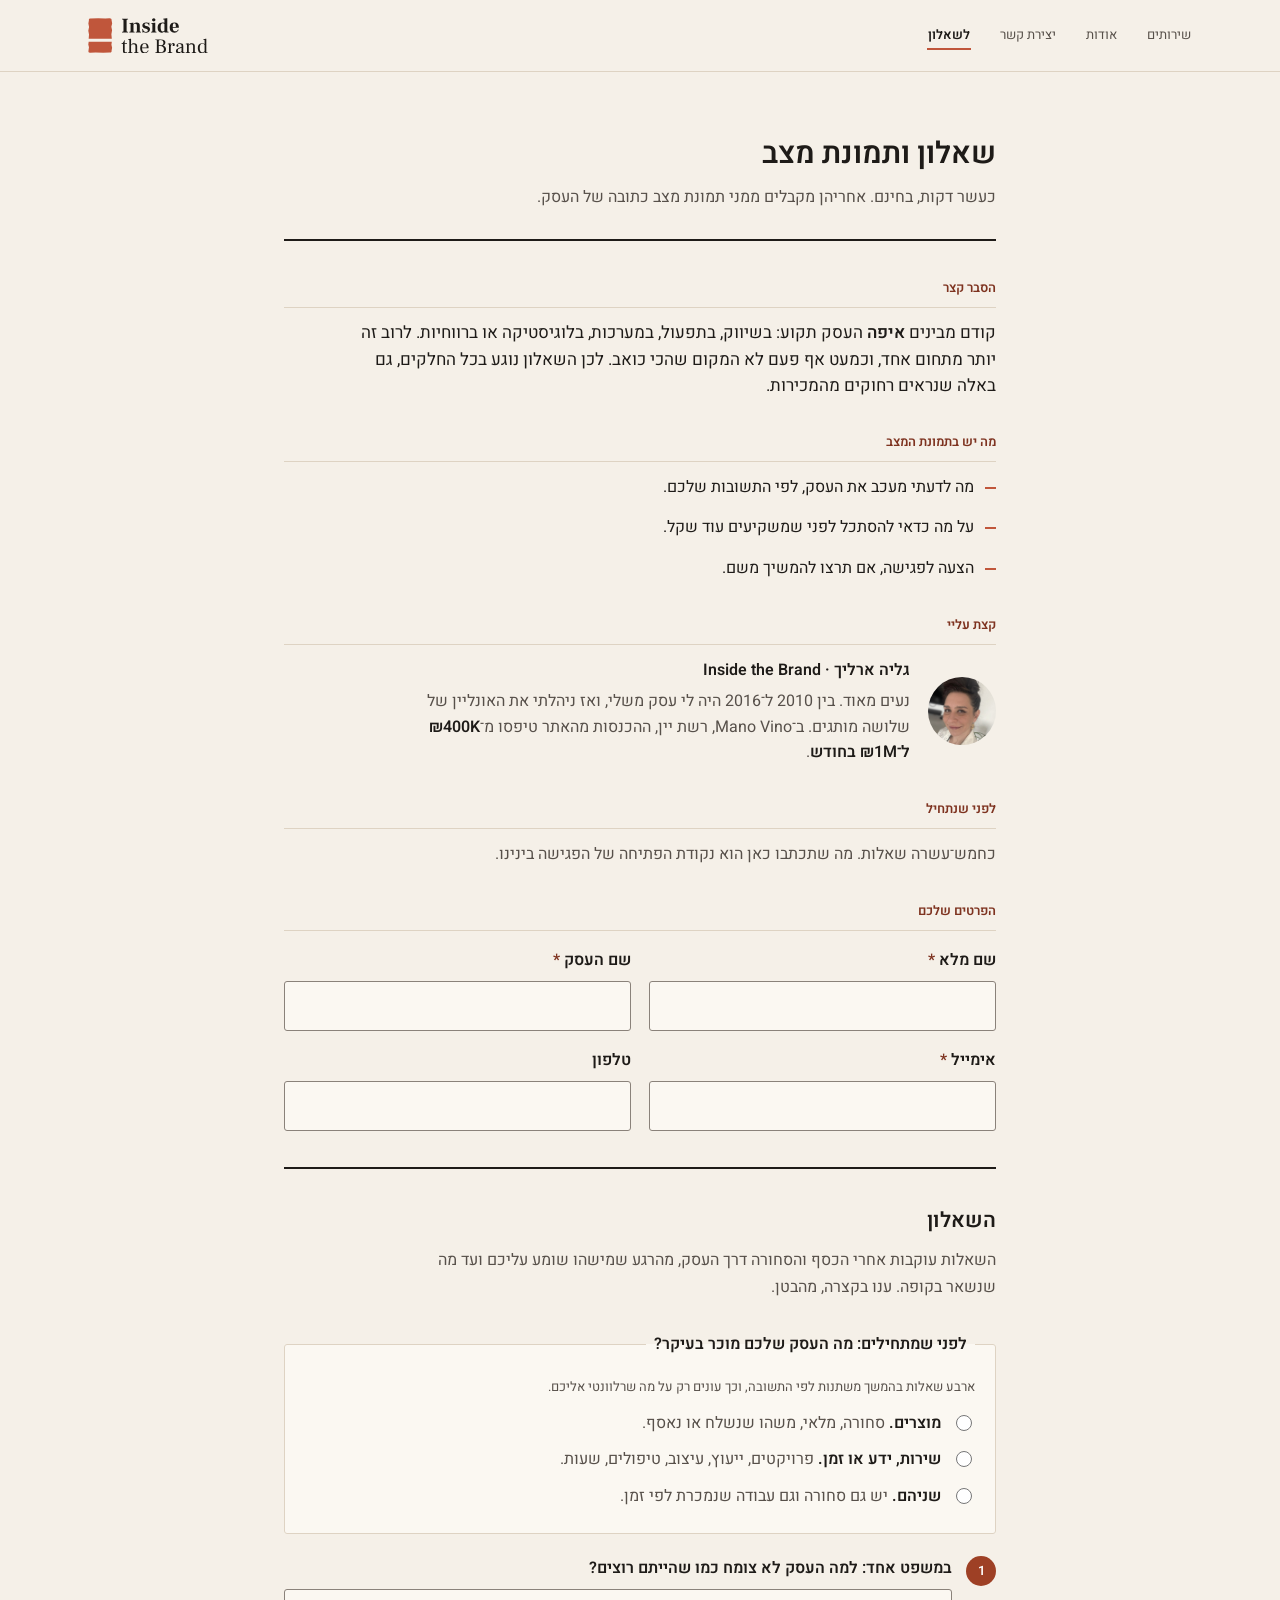
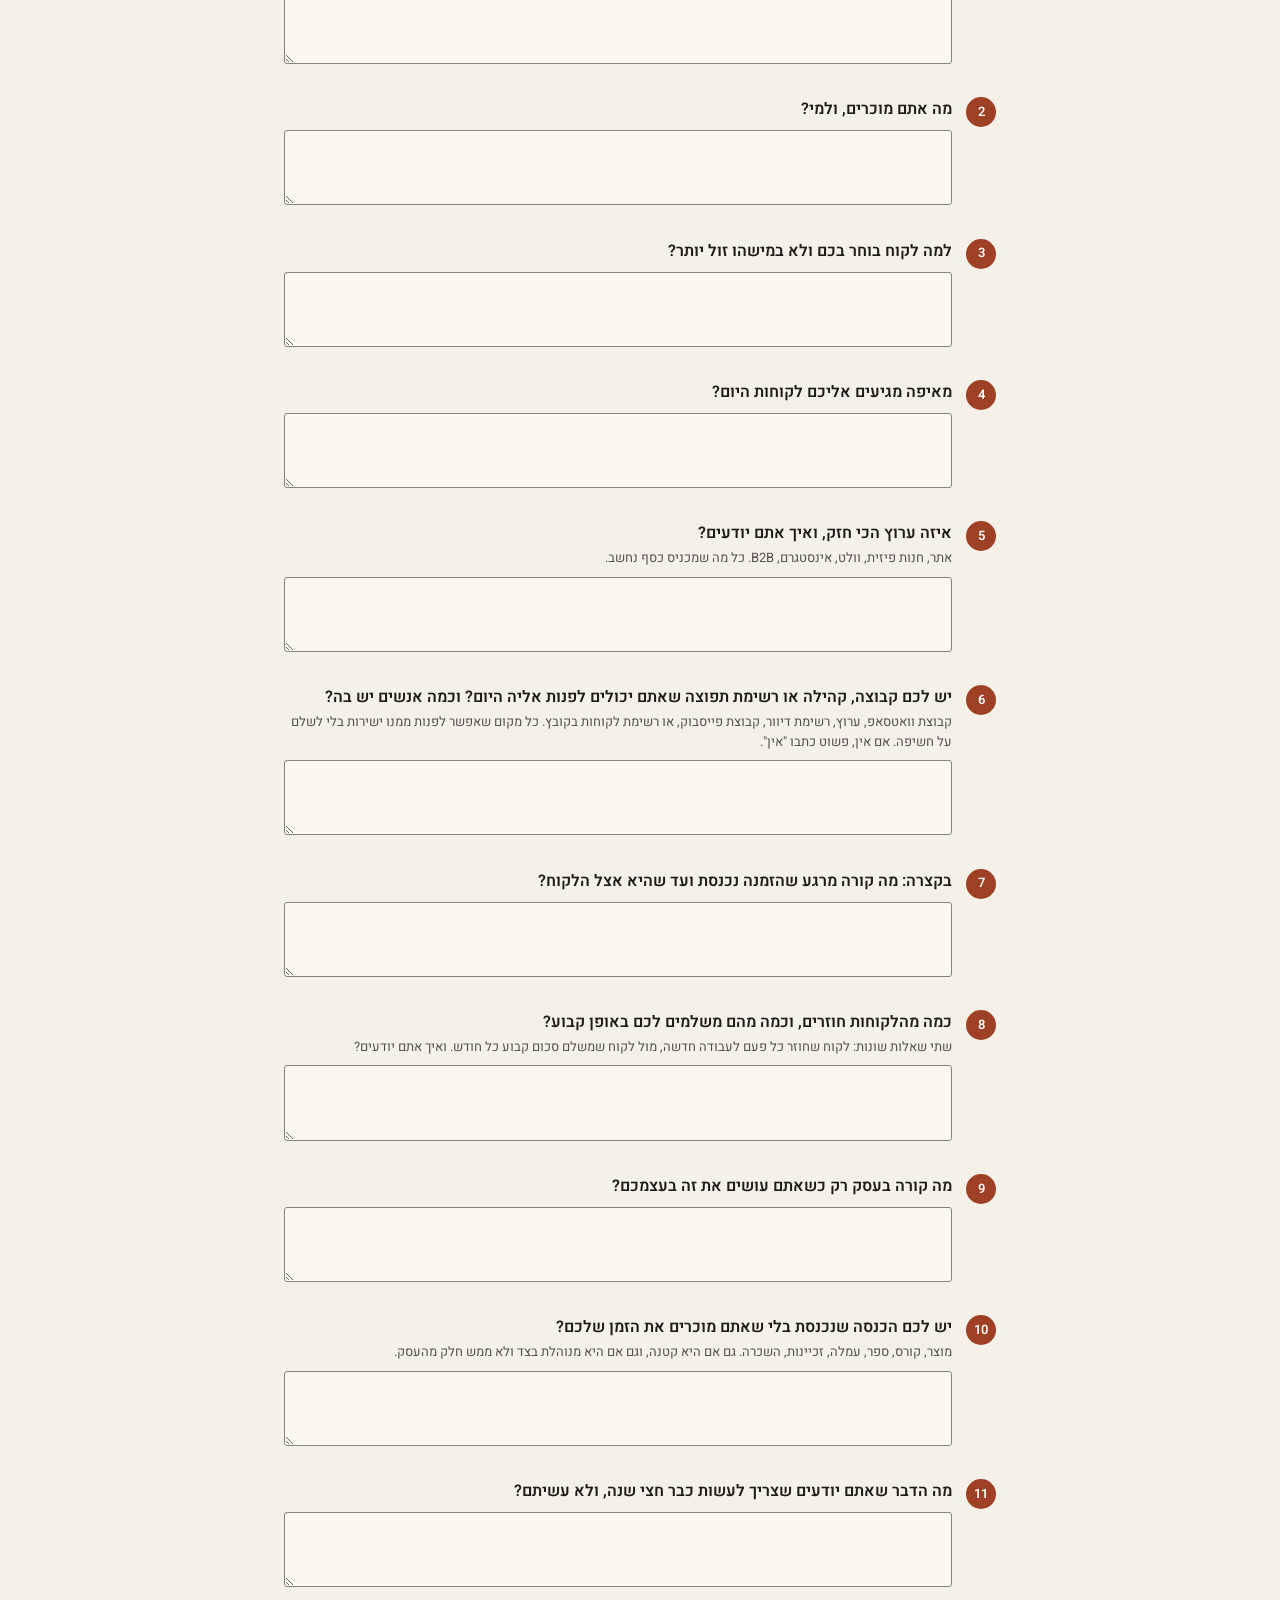
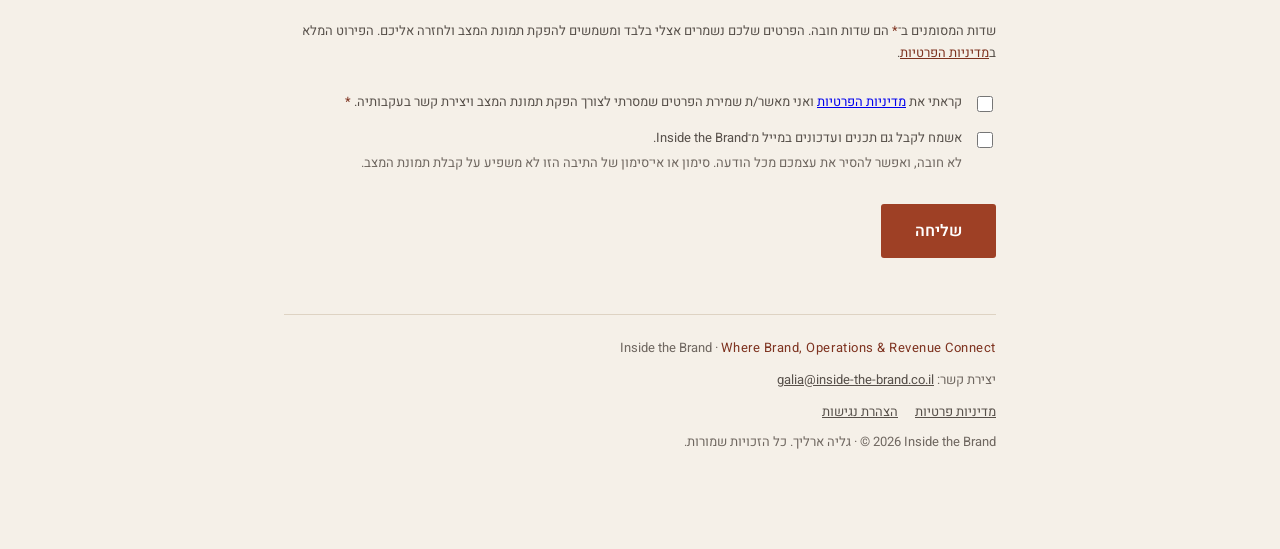
<file: diagnosis.html>
<!--
  טופס חי — אבחון עסקי · שאלון קצר
  זו הגרסה האינטראקטיבית לאינטרנט (לא להדפסה — לזה יש את "אבחון עסקי — שאלון קצר.html").
  ה-backend מחובר: ACTION_URL בתחתית הקובץ מצביע על תיבת ה-Apps Script (שלב 2 הושלם 22.07.2026).
-->
<!doctype html>
<html lang="he" dir="rtl">
<head>
<meta charset="utf-8">
<meta name="viewport" content="width=device-width, initial-scale=1">
<!-- מדיניות אבטחה (18.09.2026). הדפדפן מריץ ושולח רק מה שמותר כאן:
     הסקריפט של הטופס, גופנים ועיצוב מהאתר עצמו, ושליחה רק לתיבת ה-Apps Script.
     ⚠️ ה-sha256 הוא טביעת האצבע של הסקריפט שבתחתית העמוד. כל שינוי
     בסקריפט, אפילו רווח, מחייב לחשב אותה מחדש ולעדכן כאן. אחרת הדפדפן
     חוסם את הסקריפט והטופס מפסיק לשלוח. -->
<meta http-equiv="Content-Security-Policy" content="default-src 'none'; script-src 'sha256-fInEGWqAdMpjha/NWXT6NwBov9huF+9EFEtoF075PVU='; style-src 'self' 'unsafe-inline'; font-src 'self'; img-src 'self'; connect-src https://script.google.com https://script.googleusercontent.com; form-action 'none'; base-uri 'none'">
<meta name="referrer" content="same-origin">
<meta name="description" content="שאלון קצר של Inside the Brand. כחמש־עשרה שאלות, ובחזרה תמונת מצב ראשונית של העסק.">
<title>שאלון ותמונת מצב — Inside the Brand</title>
<link rel="icon" href="assets/itb-favicon.ico" sizes="any">
<link rel="icon" type="image/png" href="assets/itb-favicon-32.png" sizes="32x32">
<link rel="apple-touch-icon" href="assets/itb-favicon-180.png">
<link rel="stylesheet" href="assets/fonts/fonts.css">
<link rel="stylesheet" href="assets/tokens.css">
<link rel="stylesheet" href="assets/type.css">
<link rel="stylesheet" href="assets/masthead.css">

<style>
  /* ────────────────────────────────────────────────────────────
     פלטת Inside the Brand — אושרה 16.9.2026.
     המקור: מותג/קוד/tokens.css. לא להמציא כאן גוונים.

     שלושה כללים שאסור לשבור:
     1. --terracotta (#C0563B) נותן 4.0 מול נייר — מתחת לסף 4.5 של
        תקן 5568 / WCAG AA. הוא למילויים דקורטיביים בלבד.
        כל מילוי שנושא טקסט משתמש ב---terracotta-fill (5.8).
        כל טקסט בטרהקוטה משתמש ב---terracotta-text (7.8).
     2. #8A827A נותן 3.3 ואינו צבע טקסט. ל-fine print: --ink-faint (4.9).
     3. אקסנט אחד בעמוד.
     ──────────────────────────────────────────────────────────── */
  :root{
    /* השמות המקומיים של העמוד מוזנים מ-assets/tokens.css.
       הערכים חיים שם ורק שם. */
    --paper:var(--paper-300);
    --paper-2:var(--paper-200);
    --ink:var(--ink-900);
    --ink-soft:var(--ink-600);
    --ink-faint:var(--ink-550);
    --terracotta:var(--terra-500);
    --terracotta-fill:var(--terra-600);
    --terracotta-text:var(--terra-700);
    --olive:var(--olive-500);
    --olive-fill:var(--olive-600);
    --olive-text:var(--olive-700);
    --rule:var(--paper-500);
  }
  *{box-sizing:border-box}
  html{background:var(--paper)}
  body{
    margin:0;direction:rtl;text-align:right;
    font-family:var(--font-body);
    font-weight:var(--fw-body);color:var(--ink);background:var(--paper);
    line-height:1.7;font-size:var(--fs-body);
  }
  .wrap{max-width:760px;margin:0 auto;padding:56px 24px 96px}
  /* ראש העמוד והלוגו: assets/masthead.css, משותף לכל עמודי האתר */

  header{border-bottom:2px solid var(--ink);padding-bottom:28px;margin-bottom:36px}
  h1{font-family:var(--font-display);font-size:var(--fs-h1);line-height:1.2;font-weight:var(--fw-strong);margin:0 0 12px;letter-spacing:0}
  .sub{color:var(--ink-soft);margin:0;max-width:56ch;font-weight:var(--fw-body)}

  .cover{margin-bottom:8px}
  .cov-block{margin:0 0 32px}
  .lbl{font-size:var(--fs-small);font-weight:var(--fw-strong);color:var(--terracotta-text);margin:0 0 12px;border-bottom:1px solid var(--rule);padding-bottom:8px}
  .lead{font-size:var(--fs-h3);font-weight:var(--fw-body);line-height:1.55;margin:0;max-width:64ch}
  .lead b{font-weight:var(--fw-strong)}
  ul.gains{list-style:none;margin:0;padding:0}
  ul.gains li{position:relative;padding:0 22px 0 0;margin:0 0 13px;font-size:var(--fs-body);font-weight:var(--fw-body);max-width:62ch}
  ul.gains li:last-child{margin-bottom:0}
  ul.gains li::before{content:"";position:absolute;right:0;top:13px;width:11px;height:2px;background:var(--terracotta)}
  ul.gains li b{font-weight:var(--fw-strong)}
  .bridge{margin:0;color:var(--ink-soft);font-weight:var(--fw-body);max-width:62ch}

  .who{display:flex;gap:18px;align-items:center}
  .who .photo{flex:0 0 auto;width:68px;height:68px;border-radius:50%;overflow:hidden;background:var(--terracotta-fill);color:#fff;display:flex;align-items:center;justify-content:center;font-weight:var(--fw-strong);font-size:var(--fs-h3)}
  .who .photo img{width:100%;height:100%;object-fit:cover;display:block}
  .who .nm{font-weight:var(--fw-strong);margin:0 0 5px;font-size:var(--fs-body)}
  .who .bio{margin:0;color:var(--ink-soft);font-weight:var(--fw-body);max-width:58ch;font-size:var(--fs-body);line-height:1.6}
  .who .bio b{color:var(--ink);font-weight:var(--fw-strong)}

  /* ── טופס ── */
  .q-head{border-top:2px solid var(--ink);padding-top:34px;margin-bottom:30px}
  .q-head h2{font-family:var(--font-display);font-size:var(--fs-h2);font-weight:var(--fw-strong);margin:0 0 8px;letter-spacing:0}
  .q-sub{margin:0;color:var(--ink-soft);font-weight:var(--fw-body);font-size:var(--fs-body);max-width:64ch}
  .q-note{margin:8px 0 0;color:var(--ink-faint);font-weight:var(--fw-body);font-size:var(--fs-small)}

  .sec-lbl{font-size:var(--fs-small);font-weight:var(--fw-strong);color:var(--terracotta-text);margin:30px 0 16px;border-bottom:1px solid var(--rule);padding-bottom:8px}

  .cgrid{display:grid;grid-template-columns:1fr 1fr;gap:16px 18px}
  @media(max-width:520px){.cgrid{grid-template-columns:1fr}}
  .field{margin:0}
  .field label{display:block;font-weight:var(--fw-strong);margin:0 0 7px;font-size:var(--fs-body)}
  .req{color:var(--terracotta-text)}
  input[type=text],input[type=email],input[type=tel],textarea{
    width:100%;font-family:inherit;font-size:var(--fs-body);color:var(--ink);
    background:var(--paper-2);border:1px solid var(--ink-500);border-radius:3px;
    padding:11px 13px;line-height:1.6;
  }
  textarea{min-height:74px;resize:vertical}
  input:focus,textarea:focus{outline:none;border-color:var(--terracotta);box-shadow:0 0 0 2px rgba(192,86,59,.16)}

  ol.qform{list-style:none;margin:22px 0 0;padding:0;counter-reset:q}
  ol.qform>li{position:relative;padding:0 44px 0 0;margin:0 0 24px}
  ol.qform>li::before{
    counter-increment:q;content:counter(q);
    position:absolute;right:0;top:0;width:30px;height:30px;
    display:flex;align-items:center;justify-content:center;
    font-size:var(--fs-small);font-weight:var(--fw-strong);color:#fff;background:var(--terracotta-fill);
    border-radius:50%;direction:ltr;
  }
  ol.qform>li label{display:block;font-weight:var(--fw-strong);margin:0 0 9px;line-height:1.5}
  ol.qform>li label .hint{display:block;font-weight:var(--fw-body);color:var(--ink-soft);font-size:var(--fs-small);margin-top:3px}

  .consent{display:flex;gap:11px;align-items:flex-start;margin:6px 0 30px;font-size:var(--fs-small);color:var(--ink-soft);font-weight:var(--fw-body)}
  .consent input{margin-top:5px;flex:0 0 auto;width:16px;height:16px;accent-color:var(--terracotta)}

  .submit{background:var(--terracotta-fill);color:#fff;border:none;border-radius:3px;padding:15px 34px;font-family:inherit;font-size:var(--fs-body);font-weight:var(--fw-strong);cursor:pointer;transition:filter .15s}
  .submit:hover{background:var(--terracotta-text)}
  .submit:disabled{opacity:.6;cursor:default}

  #thanks{display:none;padding:24px 0}
  #thanks h2{font-family:var(--font-display);font-size:var(--fs-h2);font-weight:var(--fw-strong);margin:0 0 12px}
  #thanks p{color:var(--ink-soft);max-width:60ch;margin:0 0 8px;font-weight:var(--fw-body)}
  #thanks .ty-contact{margin-top:20px;padding-top:16px;border-top:1px solid var(--rule);font-size:var(--fs-small)}

  footer{margin-top:56px;padding-top:22px;border-top:1px solid var(--rule);font-size:var(--fs-small);color:var(--ink-faint);font-weight:var(--fw-body)}
  footer .t{color:var(--terracotta-text);letter-spacing:.04em}

  /* 26.9.2026: אין יותר מצב כהה אוטומטי. במחשב שמוגדר לתצוגה כהה העמוד
     הזה בלבד התחלף לשחור, וכל שאר האתר נשאר על נייר. כל האתר על נייר.
     הלוגו הכהה נשאר מוסתר תמיד (תמונה בלי alt, aria-hidden). */
  .logo .dark{display:none}

  /* keyboard users have to be able to see where they are */
  a:focus-visible,button:focus-visible,input:focus-visible,textarea:focus-visible{
    outline:3px solid var(--terracotta-text);outline-offset:2px;
  }
  .skip{
    position:absolute;right:-9999px;top:0;background:var(--ink);color:#fff;
    padding:10px 18px;z-index:100;text-decoration:none;border-radius:0 0 3px 3px;
  }
  .skip:focus{right:12px}

  .legal{margin:0 0 26px;font-size:var(--fs-small);color:var(--ink-soft);font-weight:var(--fw-body)}
  .legal a{color:var(--terracotta-text)}
  .consent + .consent{margin-top:-18px}
  .consent .opt{font-size:var(--fs-small);color:var(--ink-faint);display:block;margin-top:3px}
  footer .contact{display:block;margin-top:10px}
  footer .contact a{color:var(--ink-soft);overflow-wrap:anywhere}
  footer .legal-links{margin-top:10px;display:block}
  footer .legal-links a{color:var(--ink-soft);text-decoration:underline;margin-left:14px}
  footer .rights{margin-top:8px;display:block;color:var(--ink-faint)}

  /* the branch selector. Four questions swap on this answer. */
  fieldset.track{
    border:1px solid var(--rule);border-radius:3px;background:var(--paper-2);
    margin:26px 0 0;padding:18px 20px 14px;
  }
  fieldset.track legend{
    padding:0 8px;font-weight:var(--fw-strong);font-size:var(--fs-body);color:var(--ink);
  }
  fieldset.track .track-why{
    margin:0 0 12px;font-size:var(--fs-small);color:var(--ink-soft);font-weight:var(--fw-body);
  }
  fieldset.track label{
    display:flex;gap:10px;align-items:flex-start;margin-bottom:9px;
    font-weight:var(--fw-body);color:var(--ink-soft);cursor:pointer;font-size:var(--fs-body);
  }
  fieldset.track label b{font-weight:var(--fw-strong);color:var(--ink)}
  fieldset.track input{margin-top:5px;flex:0 0 auto;width:16px;height:16px;accent-color:var(--terracotta)}
  ol.qform>li[data-track]{display:none}
  ol.qform>li[data-track].on{display:block}

  /* שדה המלכודת לרובוטים: קיים בקוד, לא נראה ולא תופס מקום */
  .hp{position:absolute;width:1px;height:1px;overflow:hidden;clip-path:inset(50%);white-space:nowrap}
</style>
</head>
<body>

<a class="skip" href="#diag">דילוג לשאלון</a>

<div class="masthead">
  <p class="logo"><a href="./" class="home-link">
    <img class="light" src="assets/itb-lockup-primary.svg" alt="Inside the Brand · לדף הבית" width="150" height="44">
    <img class="dark"  src="assets/itb-lockup-dark.svg"    alt="" aria-hidden="true" width="150" height="44">
  </a></p>
<!-- MENU:START -->
  <nav class="nav" aria-label="ניווט ראשי">
    <ul>
      <li><a href="services.html">שירותים</a></li>
      <li><a href="about.html">אודות</a></li>
      <li><a href="contact.html">יצירת קשר</a></li>
      <li><a class="q" href="diagnosis.html" aria-current="page">לשאלון</a></li>
    </ul>
  </nav>
<!-- MENU:END -->
</div>

<div class="wrap">

<header>
  <h1>שאלון ותמונת מצב</h1>
  <p class="sub">כעשר דקות, בחינם. אחריהן מקבלים ממני תמונת מצב כתובה של העסק.</p>
</header>

<div id="formwrap">

<section class="cover">
  <div class="cov-block">
    <p class="lbl">הסבר קצר</p>
    <p class="lead">קודם מבינים <b>איפה</b> העסק תקוע: בשיווק, בתפעול, במערכות, בלוגיסטיקה או ברווחיות. לרוב זה יותר מתחום אחד, וכמעט אף פעם לא המקום שהכי כואב. לכן השאלון נוגע בכל החלקים, גם באלה שנראים רחוקים מהמכירות.</p>
  </div>

  <div class="cov-block">
    <p class="lbl">מה יש בתמונת המצב</p>
    <ul class="gains">
      <li>מה לדעתי מעכב את העסק, לפי התשובות שלכם.</li>
      <li>על מה כדאי להסתכל לפני שמשקיעים עוד שקל.</li>
      <li>הצעה לפגישה, אם תרצו להמשיך משם.</li>
    </ul>
  </div>

  <div class="cov-block">
    <p class="lbl">קצת עליי</p>
    <div class="who">
      <div class="photo"><img src="assets/galia.jpg" alt="" width="68" height="68"></div>
      <div>
        <p class="nm">גליה ארליך · Inside the Brand</p>
        <p class="bio">נעים מאוד. בין 2010 ל־2016 היה לי עסק משלי, ואז ניהלתי את האונליין של שלושה מותגים. ב־Mano Vino, רשת יין, ההכנסות מהאתר טיפסו מ־<b>₪400K ל־₪1M בחודש</b>.</p>
      </div>
    </div>
  </div>

  <div class="cov-block">
    <p class="lbl">לפני שנתחיל</p>
    <p class="bridge">כחמש־עשרה שאלות. מה שתכתבו כאן הוא נקודת הפתיחה של הפגישה בינינו.</p>
  </div>
</section>

<form id="diag">

  <p class="sec-lbl">הפרטים שלכם</p>
  <div class="cgrid">
    <div class="field">
      <label for="name">שם מלא <span class="req">*</span></label>
      <input type="text" id="name" name="שם מלא" required>
    </div>
    <div class="field">
      <label for="biz">שם העסק <span class="req">*</span></label>
      <input type="text" id="biz" name="שם העסק" required>
    </div>
    <div class="field">
      <label for="email">אימייל <span class="req">*</span></label>
      <input type="email" id="email" name="אימייל" required>
    </div>
    <div class="field">
      <label for="phone">טלפון</label>
      <input type="tel" id="phone" name="טלפון">
    </div>
  </div>

  <div class="q-head" style="margin-top:36px">
    <h2>השאלון</h2>
    <p class="q-sub">השאלות עוקבות אחרי הכסף והסחורה דרך העסק, מהרגע שמישהו שומע עליכם ועד מה שנשאר בקופה. ענו בקצרה, מהבטן.</p>
  </div>

  <fieldset class="track">
    <legend>לפני שמתחילים: מה העסק שלכם מוכר בעיקר?</legend>
    <p class="track-why">ארבע שאלות בהמשך משתנות לפי התשובה, וכך עונים רק על מה
      שרלוונטי אליכם.</p>
    <label><input type="radio" name="0. מה העסק מוכר" value="מוצרים" required>
      <span><b>מוצרים.</b> סחורה, מלאי, משהו שנשלח או נאסף.</span></label>
    <label><input type="radio" name="0. מה העסק מוכר" value="שירות או זמן">
      <span><b>שירות, ידע או זמן.</b> פרויקטים, ייעוץ, עיצוב, טיפולים, שעות.</span></label>
    <label><input type="radio" name="0. מה העסק מוכר" value="שניהם">
      <span><b>שניהם.</b> יש גם סחורה וגם עבודה שנמכרת לפי זמן.</span></label>
  </fieldset>

  <ol class="qform">
    <li><label for="q1">במשפט אחד: למה העסק לא צומח כמו שהייתם רוצים?</label><textarea id="q1" name="1. למה העסק לא צומח" required></textarea></li>
    <li><label for="q2">מה אתם מוכרים, ולמי?</label><textarea id="q2" name="2. מה מוכר ולמי" required></textarea></li>
    <li><label for="q3">למה לקוח בוחר בכם ולא במישהו זול יותר?</label><textarea id="q3" name="3. למה בוחרים בך" required></textarea></li>
    <li><label for="q4">מאיפה מגיעים אליכם לקוחות היום?</label><textarea id="q4" name="4. מאיפה מגיעים לקוחות" required></textarea></li>
    <li><label for="q5">איזה ערוץ הכי חזק, ואיך אתם יודעים? <span class="hint">אתר, חנות פיזית, וולט, אינסטגרם, B2B. כל מה שמכניס כסף נחשב.</span></label><textarea id="q5" name="5. הערוץ הכי חזק" required></textarea></li>
    <li><label for="q15">יש לכם קבוצה, קהילה או רשימת תפוצה שאתם יכולים לפנות אליה היום? וכמה אנשים יש בה? <span class="hint">קבוצת וואטסאפ, ערוץ, רשימת דיוור, קבוצת פייסבוק, או רשימת לקוחות בקובץ. כל מקום שאפשר לפנות ממנו ישירות בלי לשלם על חשיפה. אם אין, פשוט כתבו "אין".</span></label><textarea id="q15" name="15. קהילה או רשימת תפוצה" required></textarea></li>
    <li data-track="מוצרים"><label for="q6">אילו מערכות מריצות את העסק כיום, והאם הן מדברות זו עם זו? <span class="hint">אתר, קופה, מלאי, CRM/ERP, הנהלת חשבונות, מועדון. מסונכרנות, או כל אחת עובדת לבד? ואם אין מערכת כזו, איך אתם עוקבים אחרי מלאי וסחורה?</span></label><textarea id="q6" name="6. מערכות וסנכרון" required></textarea></li>
    <li data-track="שירות או זמן"><label for="q6s">אילו מערכות מריצות את העסק כיום, והאם הן מדברות זו עם זו? <span class="hint">אתר, CRM, ניהול פרויקטים, הצעות מחיר, חשבוניות, יומן. מסונכרנות, או כל אחת עובדת לבד? ואם אין מערכת, איפה בפועל שמור מי הלקוחות ומה מצב כל עבודה?</span></label><textarea id="q6s" name="6ש. מערכות וסנכרון (שירות)" required></textarea></li>
    <li data-track="מוצרים"><label for="q7">איך אתם מחליטים כמה סחורה להזמין?</label><textarea id="q7" name="7. החלטת הזמנת סחורה" required></textarea></li>
    <li data-track="שירות או זמן"><label for="q7s">איך אתם מחליטים כמה עבודה לקחת? ומה קורה כשמגיעה עוד אחת ואתם כבר מלאים? <span class="hint">זו אותה שאלה של "כמה מלאי", רק שהמלאי שלכם הוא זמן.</span></label><textarea id="q7s" name="7ש. החלטת קיבולת" required></textarea></li>
    <li><label for="q8">בקצרה: מה קורה מרגע שהזמנה נכנסת ועד שהיא אצל הלקוח?</label><textarea id="q8" name="8. מסע ההזמנה" required></textarea></li>
    <li data-track="מוצרים"><label for="q9">מי עושה את המשלוחים, ותוך כמה זמן ההזמנה אצל הלקוח? <span class="hint">חברת משלוחים חיצונית, שליח משלכם, דואר, איסוף עצמי.</span></label><textarea id="q9" name="9. משלוחים וזמן אספקה" required></textarea></li>
    <li data-track="שירות או זמן"><label for="q9s">כמה זמן עובר מרגע שסגרתם ועד שהעבודה אצל הלקוח, ומה מעכב הכי הרבה? <span class="hint">אישורים, חומרים מהלקוח, ספק חיצוני, או פשוט התור שלכם.</span></label><textarea id="q9s" name="9ש. זמן אספקה ועיכובים" required></textarea></li>
    <li data-track="מוצרים"><label for="q10">איך אתם בודקים כמה אתם מרוויחים על מוצר?</label><textarea id="q10" name="10. בדיקת רווחיות מוצר" required></textarea></li>
    <li data-track="שירות או זמן"><label for="q10s">איך אתם בודקים כמה אתם מרוויחים על פרויקט? <span class="hint">ואם אתם לא בודקים, זו תשובה לגיטימית לגמרי. כתבו אותה.</span></label><textarea id="q10s" name="10ש. רווחיות לפי פרויקט" required></textarea></li>
    <li><label for="q11">כמה מהלקוחות חוזרים, וכמה מהם משלמים לכם באופן קבוע? <span class="hint">שתי שאלות שונות: לקוח שחוזר כל פעם לעבודה חדשה, מול לקוח שמשלם סכום קבוע כל חודש. ואיך אתם יודעים?</span></label><textarea id="q11" name="11. לקוחות חוזרים" required></textarea></li>
    <li><label for="q12">מה קורה בעסק רק כשאתם עושים את זה בעצמכם?</label><textarea id="q12" name="12. תלוי רק בך" required></textarea></li>
    <li><label for="q14">יש לכם הכנסה שנכנסת בלי שאתם מוכרים את הזמן שלכם? <span class="hint">מוצר, קורס, ספר, עמלה, זכיינות, השכרה. גם אם היא קטנה, וגם אם היא מנוהלת בצד ולא ממש חלק מהעסק.</span></label><textarea id="q14" name="14. הכנסה שלא מהזמן שלך" required></textarea></li>
    <li><label for="q13">מה הדבר שאתם יודעים שצריך לעשות כבר חצי שנה, ולא עשיתם?</label><textarea id="q13" name="13. מה שדחית חצי שנה" required></textarea></li>
  </ol>

  <p class="legal">שדות המסומנים ב־<span class="req" aria-hidden="true">*</span> הם שדות חובה.
    הפרטים שלכם נשמרים אצלי בלבד ומשמשים להפקת תמונת המצב ולחזרה אליכם.
    הפירוט המלא ב<a href="מדיניות-פרטיות.html">מדיניות הפרטיות</a>.</p>

  <label class="consent">
    <input type="checkbox" name="הסכמה" required>
    <span>קראתי את <a href="מדיניות-פרטיות.html">מדיניות הפרטיות</a> ואני מאשר/ת שמירת
      הפרטים שמסרתי לצורך הפקת תמונת המצב ויצירת קשר בעקבותיה.
      <span class="req" aria-hidden="true">*</span></span>
  </label>

  <label class="consent">
    <input type="checkbox" name="הסכמה לדיוור">
    <span>אשמח לקבל גם תכנים ועדכונים במייל מ־Inside the Brand.
      <span class="opt">לא חובה, ואפשר להסיר את עצמכם מכל הודעה. סימון או אי־סימון של
        התיבה הזו לא משפיע על קבלת תמונת המצב.</span></span>
  </label>

  <input type="hidden" name="גרסת מדיניות" value="26/09/2026">

  <!-- שדה מלכודת לרובוטים (18.09.2026). מוסתר מבני אדם ומקוראי מסך. רובוט שממלא
       כל שדה ממלא גם אותו, והתיבה מעבירה שליחה כזו ללשונית "חשודות" בלי מייל.
       השם ref_code חייב להיות זהה ל-HONEYPOT בקוד התיבה. -->
  <div class="hp" aria-hidden="true">
    <label for="ref_code">קוד הפניה</label>
    <input type="text" id="ref_code" name="ref_code" tabindex="-1" autocomplete="off">
  </div>

  <button type="submit" class="submit">שליחה</button>
</form>

</div><!-- /formwrap -->

<div id="thanks">
  <p class="brand">Inside the Brand</p>
  <h2>תודה, קיבלתי.</h2>
  <p>המילוי שלכם אצלי. אני עוברת עליו ואחזור עם <b>תמונת מצב ראשונית</b>: קריאה של העסק ואיפה כדאי לעצור רגע ולבחון את הדברים יותר לעומק. אחריה נקבע פגישה, פנים מול פנים. נשתמע בימים הקרובים.</p>
  <p>— גליה</p>
  <p class="ty-contact">אם משהו דחוף או שלא קיבלתם ממני תשובה, אפשר לכתוב לי ישירות:
    <a href="mailto:galia@inside-the-brand.co.il" dir="ltr">galia@inside-the-brand.co.il</a></p>
</div>

<footer id="contact">
  Inside the Brand · <span class="t">Where Brand, Operations &amp; Revenue Connect</span>
  <span class="contact">יצירת קשר: <a href="mailto:galia@inside-the-brand.co.il">galia@inside-the-brand.co.il</a></span>
  <span class="legal-links">
    <a href="מדיניות-פרטיות.html">מדיניות פרטיות</a>
    <a href="הצהרת-נגישות.html">הצהרת נגישות</a>
  </span>
  <span class="rights"><span dir="ltr">&copy; 2026 Inside the Brand</span> · גליה ארליך. כל הזכויות שמורות.</span>
</footer>

</div>

<script>
  // ── חיבור ה-backend ──
  // מחובר לתיבה (Apps Script בחשבון של גליה) — שלב 2 הושלם 22.07.2026:
  const ACTION_URL = "https://script.google.com/macros/s/AKfycbzuYNkZ0ssZlXxe4U9F-bZvHSw4SiOiaT1eHTKO44ofqtpIrGNe5B8L0fFg6Gr_-5k46g/exec";

  // ── הסתעפות השאלון ──
  // שאלות מוסתרות חייבות להיות disabled, אחרת required חוסם שליחה על שדה
  // שאף אחד לא רואה, והדפדפן לא מסביר למה.
  (function(){
    const branch = document.querySelectorAll('input[name="0. מה העסק מוכר"]');
    const items  = document.querySelectorAll('ol.qform > li[data-track]');
    function apply(){
      let chosen = null;
      branch.forEach(function(r){ if(r.checked) chosen = r.value; });
      items.forEach(function(li){
        const track = li.getAttribute('data-track');
        const show  = chosen !== null && (chosen === 'שניהם' || chosen === track);
        li.classList.toggle('on', show);
        li.querySelectorAll('textarea,input,select').forEach(function(fld){
          fld.disabled = !show;
        });
      });
    }
    branch.forEach(function(r){ r.addEventListener('change', apply); });
    apply();
  })();

  const form = document.getElementById('diag');
  const btn  = form.querySelector('.submit');
  form.addEventListener('submit', async function(e){
    e.preventDefault();
    if(!ACTION_URL){ alert('הטופס עדיין לא חובר לתיבה (שלב 2). זו גרסת תצוגה.'); return; }
    btn.disabled = true; btn.textContent = 'שולח…';
    try{
      await fetch(ACTION_URL, { method:'POST', mode:'no-cors', body: new FormData(form) });
      document.getElementById('formwrap').style.display = 'none';
      document.getElementById('thanks').style.display = 'block';
      window.scrollTo(0,0);
    }catch(err){
      btn.disabled = false; btn.textContent = 'שליחה';
      alert('משהו השתבש בשליחה. אפשר לנסות שוב, או לשלוח לי את התשובות ישירות למייל: galia@inside-the-brand.co.il');
    }
  });
</script>

</body>
</html>
</file>
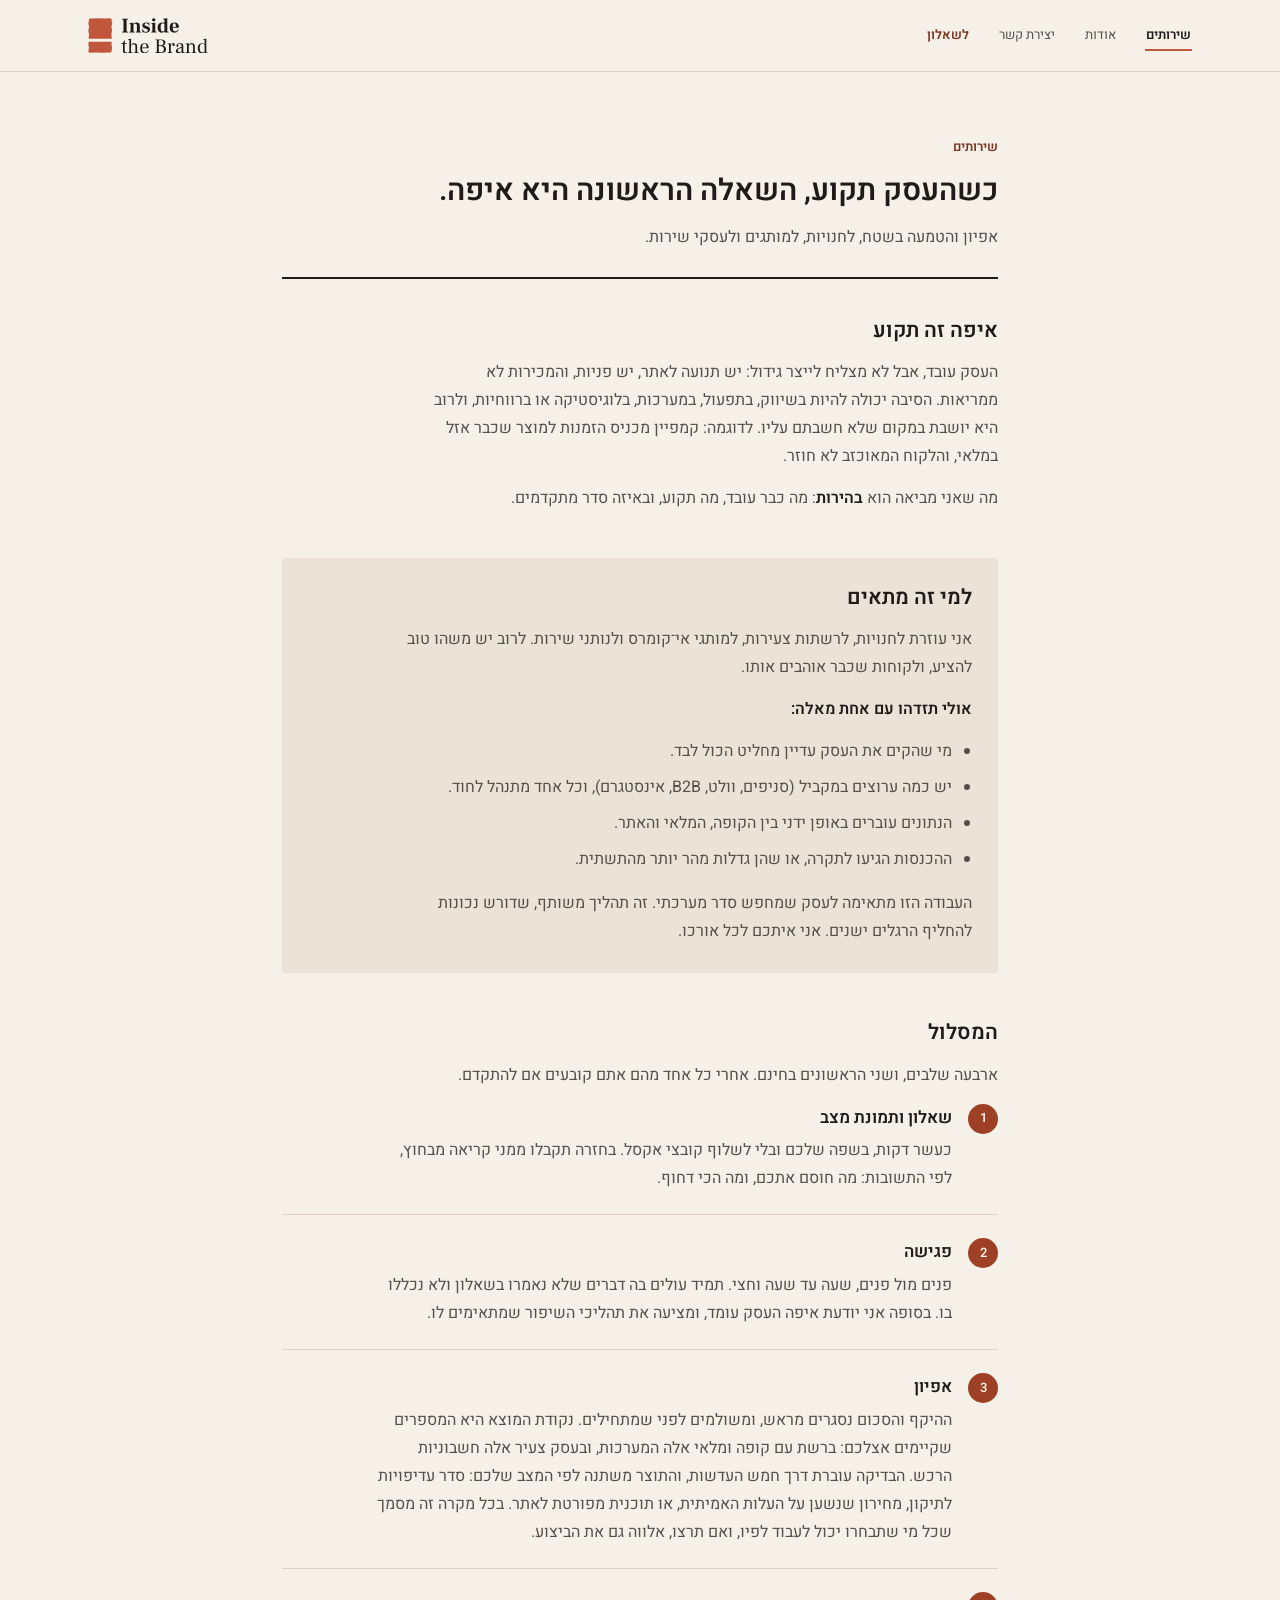
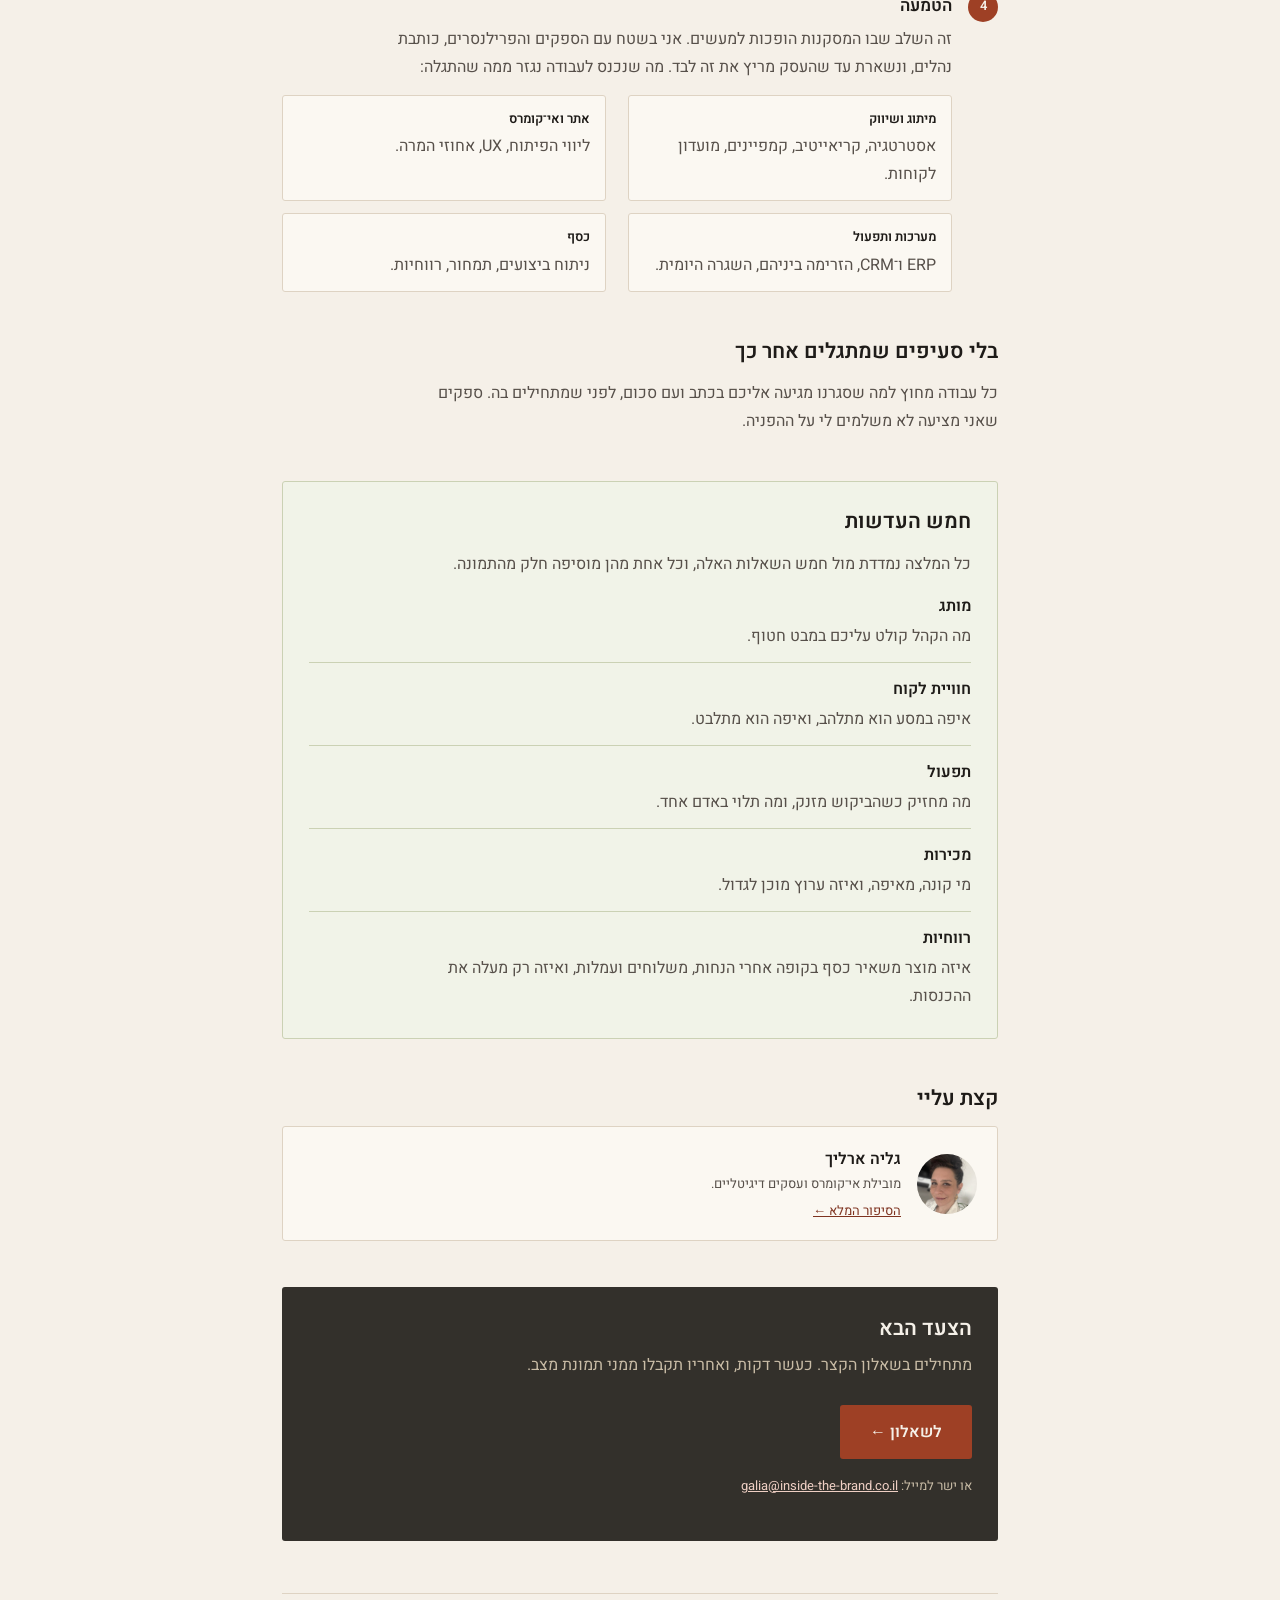
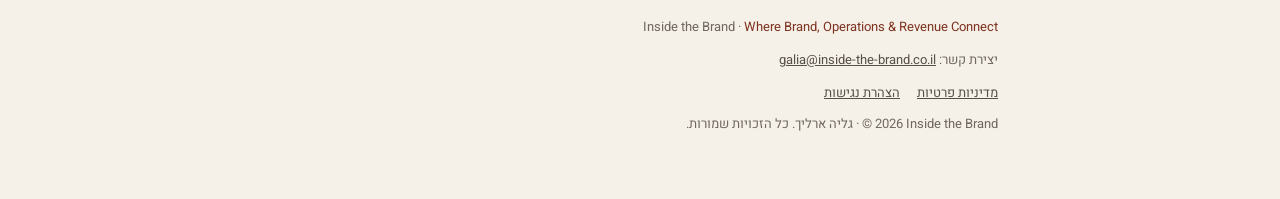
<file: services.html>
<!doctype html>
<html lang="he" dir="rtl">
<head>
<meta charset="utf-8">
<meta name="viewport" content="width=device-width, initial-scale=1">
<!-- מדיניות אבטחה (23.09.2026): בעמוד הזה אין סקריפט, ולכן שום סקריפט לא ירוץ בו. -->
<meta http-equiv="Content-Security-Policy" content="default-src 'none'; style-src 'self' 'unsafe-inline'; font-src 'self'; img-src 'self'; form-action 'none'; base-uri 'none'">
<meta name="referrer" content="same-origin">
<title>שירותים — Inside the Brand</title>
<meta name="description" content="אפיון והטמעה לחנויות, למותגים ולעסקי שירות: איפה העסק תקוע, באיזה סדר מתקדמים, ומי מבצע. ארבעה שלבים, ושני הראשונים בחינם.">
<link rel="icon" href="assets/itb-favicon.ico" sizes="any">
<link rel="icon" type="image/png" href="assets/itb-favicon-32.png" sizes="32x32">
<link rel="apple-touch-icon" href="assets/itb-favicon-180.png">
<link rel="stylesheet" href="assets/fonts/fonts.css">
<link rel="stylesheet" href="assets/tokens.css">
<link rel="stylesheet" href="assets/type.css">
<link rel="stylesheet" href="assets/masthead.css">
<style>
  /* הצבעים מגיעים כולם מ-assets/tokens.css. אין כאן אף הקס. */
  *{box-sizing:border-box}
  html{background:var(--surface)}
  body{
    margin:0;direction:rtl;text-align:right;
    font-family:var(--font-body);
    font-size:var(--fs-body);line-height:1.75;font-weight:var(--fw-body);color:var(--fg);background:var(--surface);
    -webkit-font-smoothing:antialiased;
  }
  .wrap{max-width:760px;margin:0 auto;padding:46px 22px 64px}

  header{border-bottom:2px solid var(--fg);padding-bottom:26px;margin-bottom:38px}
  .eyebrow{font-size:var(--fs-small);color:var(--accent-deep);font-weight:var(--fw-strong);margin:0 0 14px}
  h1{font-family:var(--font-display);font-size:var(--fs-h1);line-height:1.2;margin:0 0 14px;font-weight:var(--fw-strong);color:var(--fg)}
  .lede{margin:0;color:var(--fg-soft);font-weight:var(--fw-body);max-width:60ch}

  section{margin:0 0 46px}
  h2{font-family:var(--font-display);font-size:var(--fs-h2);margin:0 0 14px;font-weight:var(--fw-strong);line-height:1.3;color:var(--fg)}
  p,li,dd{color:var(--fg-soft);font-weight:var(--fw-body)}
  p{margin:0 0 14px;max-width:64ch}
  strong{color:var(--fg);font-weight:var(--fw-strong)}
  a{color:var(--accent-deep)}
  a:focus-visible{outline:3px solid var(--accent-deep);outline-offset:2px;border-radius:2px}

  /* למי זה מתאים — רצועה על נייר כהה יותר */
  .fit{background:var(--surface-alt);border-radius:3px;padding:26px 26px 28px;margin:0 0 46px}
  .fit h2{margin-top:0}
  .fit ul{margin:0 0 16px;padding-right:20px}
  .fit li{margin-bottom:8px;max-width:60ch}
  .fit p:last-child{margin-bottom:0}

  /* המסלול */
  ol.path{list-style:none;margin:6px 0 0;padding:0;counter-reset:st}
  ol.path>li{position:relative;padding:0 46px 22px 0;margin:0 0 22px;border-bottom:1px solid var(--paper-500)}
  ol.path>li:last-child{border-bottom:none;margin-bottom:0;padding-bottom:0}
  ol.path>li::before{
    counter-increment:st;content:counter(st);
    position:absolute;right:0;top:1px;width:30px;height:30px;
    display:flex;align-items:center;justify-content:center;
    font-size:var(--fs-small);font-weight:var(--fw-strong);color:var(--paper);background:var(--accent-fill);
    border-radius:50%;direction:ltr;
  }
  ol.path .st{font-family:var(--font-display);font-size:var(--fs-h3);font-weight:var(--fw-strong);color:var(--fg);margin:0 0 4px}
  ol.path p{margin:0 0 10px}
  ol.path p:last-child{margin-bottom:0}

  ul.areas{margin:14px 0 0;padding:0;list-style:none;display:grid;grid-template-columns:1fr 1fr;gap:12px 22px}
  ul.areas li{background:var(--surface-card);border:1px solid var(--paper-500);border-radius:3px;padding:12px 15px;font-size:var(--fs-body);margin:0}
  ul.areas b{display:block;color:var(--fg);font-weight:var(--fw-strong);font-size:var(--fs-small);margin-bottom:2px}

  /* חמש העדשות — המשפחה המשנית, זית */
  .lenses{background:var(--olive-050);border:1px solid var(--olive-200);border-radius:3px;padding:26px 26px 28px}
  .lenses h2{margin-top:0}
  .lenses dl{margin:6px 0 0}
  .lenses dl>div{border-bottom:1px solid var(--olive-200);padding:0 0 12px;margin:0 0 12px}
  .lenses dl>div:last-of-type{border-bottom:none;margin-bottom:0;padding-bottom:0}
  .lenses dt{font-weight:var(--fw-strong);color:var(--fg);font-size:var(--fs-body)}
  .lenses dd{margin:2px 0 0;max-width:60ch}

  /* קצת עליי */
  .me{display:flex;align-items:center;gap:16px;background:var(--surface-card);border:1px solid var(--paper-500);border-radius:3px;padding:18px 20px}
  .me .photo{
    flex:0 0 auto;width:60px;height:60px;border-radius:50%;
    object-fit:cover;display:block;background:var(--paper-500);margin:0;
  }
  .me p{margin:0;max-width:none}
  .me .nm{color:var(--fg);font-weight:var(--fw-strong);font-size:var(--fs-body)}
  .me .rl{font-size:var(--fs-small)}
  .me .more{margin-top:4px;font-size:var(--fs-small)}

  /* הצעד הבא — סקשן כהה שאינו שחור */
  .next{background:var(--ink-800);border-radius:3px;padding:28px 26px 30px;margin-top:6px}
  .next h2{color:var(--paper);margin-bottom:8px}
  .next p{color:var(--paper-600);max-width:52ch}
  .cta{
    display:inline-block;margin:12px 0 0;background:var(--accent-fill);color:var(--paper);
    text-decoration:none;font-weight:var(--fw-strong);font-size:var(--fs-body);padding:13px 30px;border-radius:3px;
  }
  .cta:hover{background:var(--terra-500)}
  .cta:focus-visible{outline:3px solid var(--paper);outline-offset:3px}
  .next .mail{margin-top:16px;font-size:var(--fs-small)}
  .next .mail a{color:var(--terra-200)}

  footer{margin-top:52px;padding-top:22px;border-top:1px solid var(--paper-500);font-size:var(--fs-small);color:var(--fg-muted);font-weight:var(--fw-body)}
  footer .t{color:var(--accent-deep)}
  footer .contact{display:block;margin-top:10px}
  footer .contact a{color:var(--fg-soft);overflow-wrap:anywhere}
  footer .legal-links{display:block;margin-top:10px}
  footer .legal-links a{color:var(--fg-soft);text-decoration:underline;margin-left:14px}
  footer .rights{display:block;margin-top:8px}

  @media (max-width:600px){
    .wrap{padding:30px 16px 48px}
    h1{font-size:var(--fs-h1)} h2{font-size:var(--fs-h2)}
    ul.areas{grid-template-columns:1fr}
    .fit,.lenses{padding:20px 18px 22px}
    .next{padding:24px 20px 26px}
    .me{gap:13px;padding:15px 16px}
  }
</style>
</head>
<body>

<a class="skip" href="#content">דילוג לתוכן</a>

<div class="masthead">
  <p class="logo"><a href="./" class="home-link">
    <img src="assets/itb-lockup-primary.svg" alt="Inside the Brand · לדף הבית" width="150" height="44">
  </a></p>
<!-- MENU:START -->
  <nav class="nav" aria-label="ניווט ראשי">
    <ul>
      <li><a href="services.html" aria-current="page">שירותים</a></li>
      <li><a href="about.html">אודות</a></li>
      <li><a href="contact.html">יצירת קשר</a></li>
      <li><a class="q" href="diagnosis.html">לשאלון</a></li>
    </ul>
  </nav>
<!-- MENU:END -->
</div>

<div class="wrap" id="content">

<header>
  <p class="eyebrow">שירותים</p>
  <h1>כשהעסק תקוע, השאלה הראשונה היא איפה.</h1>
  <p class="lede">אפיון והטמעה בשטח, לחנויות, למותגים ולעסקי שירות.</p>
</header>

<section>
  <h2>איפה זה תקוע</h2>
  <p>העסק עובד, אבל לא מצליח לייצר גידול: יש תנועה לאתר, יש פניות, והמכירות לא ממריאות. הסיבה יכולה להיות בשיווק, בתפעול, במערכות, בלוגיסטיקה או ברווחיות, ולרוב היא יושבת במקום שלא חשבתם עליו. לדוגמה: קמפיין מכניס הזמנות למוצר שכבר אזל במלאי, והלקוח המאוכזב לא חוזר.</p>
  <p>מה שאני מביאה הוא <strong>בהירות</strong>: מה כבר עובד, מה תקוע, ובאיזה סדר מתקדמים.</p>
</section>

<section class="fit">
  <h2>למי זה מתאים</h2>
  <p>אני עוזרת לחנויות, לרשתות צעירות, למותגי אי־קומרס ולנותני שירות. לרוב יש משהו טוב להציע, ולקוחות שכבר אוהבים אותו.</p>
  <p><strong>אולי תזדהו עם אחת מאלה:</strong></p>
  <ul>
    <li>מי שהקים את העסק עדיין מחליט הכול לבד.</li>
    <li>יש כמה ערוצים במקביל (סניפים, וולט, B2B, אינסטגרם), וכל אחד מתנהל לחוד.</li>
    <li>הנתונים עוברים באופן ידני בין הקופה, המלאי והאתר.</li>
    <li>ההכנסות הגיעו לתקרה, או שהן גדלות מהר יותר מהתשתית.</li>
  </ul>
  <p>העבודה הזו מתאימה לעסק שמחפש סדר מערכתי. זה תהליך משותף, שדורש נכונות להחליף הרגלים ישנים. אני איתכם לכל אורכו.</p>
</section>

<section>
  <h2>המסלול</h2>
  <p>ארבעה שלבים, ושני הראשונים בחינם. אחרי כל אחד מהם אתם קובעים אם להתקדם.</p>
  <ol class="path">
    <li>
      <p class="st">שאלון ותמונת מצב</p>
      <p>כעשר דקות, בשפה שלכם ובלי לשלוף קובצי אקסל. בחזרה תקבלו ממני קריאה מבחוץ, לפי התשובות: מה חוסם אתכם, ומה הכי דחוף.</p>
    </li>
    <li>
      <p class="st">פגישה</p>
      <p>פנים מול פנים, שעה עד שעה וחצי. תמיד עולים בה דברים שלא נאמרו בשאלון ולא נכללו בו. בסופה אני יודעת איפה העסק עומד, ומציעה את תהליכי השיפור שמתאימים לו.</p>
    </li>
    <li>
      <p class="st">אפיון</p>
      <p>ההיקף והסכום נסגרים מראש, ומשולמים לפני שמתחילים. נקודת המוצא היא המספרים שקיימים אצלכם: ברשת עם קופה ומלאי אלה המערכות, ובעסק צעיר אלה חשבוניות הרכש. הבדיקה עוברת דרך חמש העדשות, והתוצר משתנה לפי המצב שלכם: סדר עדיפויות לתיקון, מחירון שנשען על העלות האמיתית, או תוכנית מפורטת לאתר. בכל מקרה זה מסמך שכל מי שתבחרו יכול לעבוד לפיו, ואם תרצו, אלווה גם את הביצוע.</p>
    </li>
    <li>
      <p class="st">הטמעה</p>
      <p>זה השלב שבו המסקנות הופכות למעשים. אני בשטח עם הספקים והפרילנסרים, כותבת נהלים, ונשארת עד שהעסק מריץ את זה לבד. מה שנכנס לעבודה נגזר ממה שהתגלה:</p>
      <ul class="areas">
        <li><b>מיתוג ושיווק</b>
          אסטרטגיה, קריאייטיב, קמפיינים, מועדון לקוחות.</li>
        <li><b>אתר ואי־קומרס</b>
          ליווי הפיתוח, UX, אחוזי המרה.</li>
        <li><b>מערכות ותפעול</b>
          ERP ו־CRM, הזרימה ביניהם, השגרה היומית.</li>
        <li><b>כסף</b>
          ניתוח ביצועים, תמחור, רווחיות.</li>
      </ul>
    </li>
  </ol>
</section>

<!-- 9.11.2026: שתי ההתחייבויות מעמוד הבית, כדי שמי שעובר לכאן ל"כל הפרטים" ימצא אותן גם כאן -->
<section aria-labelledby="h-terms">
  <h2 id="h-terms">בלי סעיפים שמתגלים אחר כך</h2>
  <p>כל עבודה מחוץ למה שסגרנו מגיעה אליכם בכתב ועם סכום, לפני שמתחילים בה. ספקים שאני מציעה לא משלמים לי על ההפניה.</p>
</section>

<section class="lenses">
  <h2>חמש העדשות</h2>
  <p>כל המלצה נמדדת מול חמש השאלות האלה, וכל אחת מהן מוסיפה חלק מהתמונה.</p>
  <dl>
    <div><dt>מותג</dt>
        <dd>מה הקהל קולט עליכם במבט חטוף.</dd></div>
    <div><dt>חוויית לקוח</dt>
        <dd>איפה במסע הוא מתלהב, ואיפה הוא מתלבט.</dd></div>
    <div><dt>תפעול</dt>
        <dd>מה מחזיק כשהביקוש מזנק, ומה תלוי באדם אחד.</dd></div>
    <div><dt>מכירות</dt>
        <dd>מי קונה, מאיפה, ואיזה ערוץ מוכן לגדול.</dd></div>
    <div><dt>רווחיות</dt>
        <dd>איזה מוצר משאיר כסף בקופה אחרי הנחות, משלוחים ועמלות, ואיזה רק מעלה את ההכנסות.</dd></div>
  </dl>
</section>

<section>
  <h2>קצת עליי</h2>
  <div class="me">
    <img class="photo" src="assets/galia.jpg" alt="" width="60" height="60">
    <div>
      <p class="nm">גליה ארליך</p>
      <p class="rl">מובילת אי־קומרס ועסקים דיגיטליים.</p>
      <p class="more"><a href="about.html">הסיפור המלא ←</a></p>
    </div>
  </div>
</section>

<section class="next">
  <h2>הצעד הבא</h2>
  <p>מתחילים בשאלון הקצר. כעשר דקות, ואחריו תקבלו ממני תמונת מצב.</p>
  <p><a class="cta" href="diagnosis.html">לשאלון ←</a></p>
  <p class="mail">או ישר למייל: <a href="mailto:galia@inside-the-brand.co.il">galia@inside-the-brand.co.il</a></p>
</section>

<footer id="contact">
  Inside the Brand · <span class="t">Where Brand, Operations &amp; Revenue Connect</span>
  <span class="contact">יצירת קשר: <a href="mailto:galia@inside-the-brand.co.il">galia@inside-the-brand.co.il</a></span>
  <span class="legal-links">
    <a href="מדיניות-פרטיות.html">מדיניות פרטיות</a>
    <a href="הצהרת-נגישות.html">הצהרת נגישות</a>
  </span>
  <span class="rights"><span dir="ltr">&copy; 2026 Inside the Brand</span> · גליה ארליך. כל הזכויות שמורות.</span>
</footer>

</div>
</body>
</html>
</file>
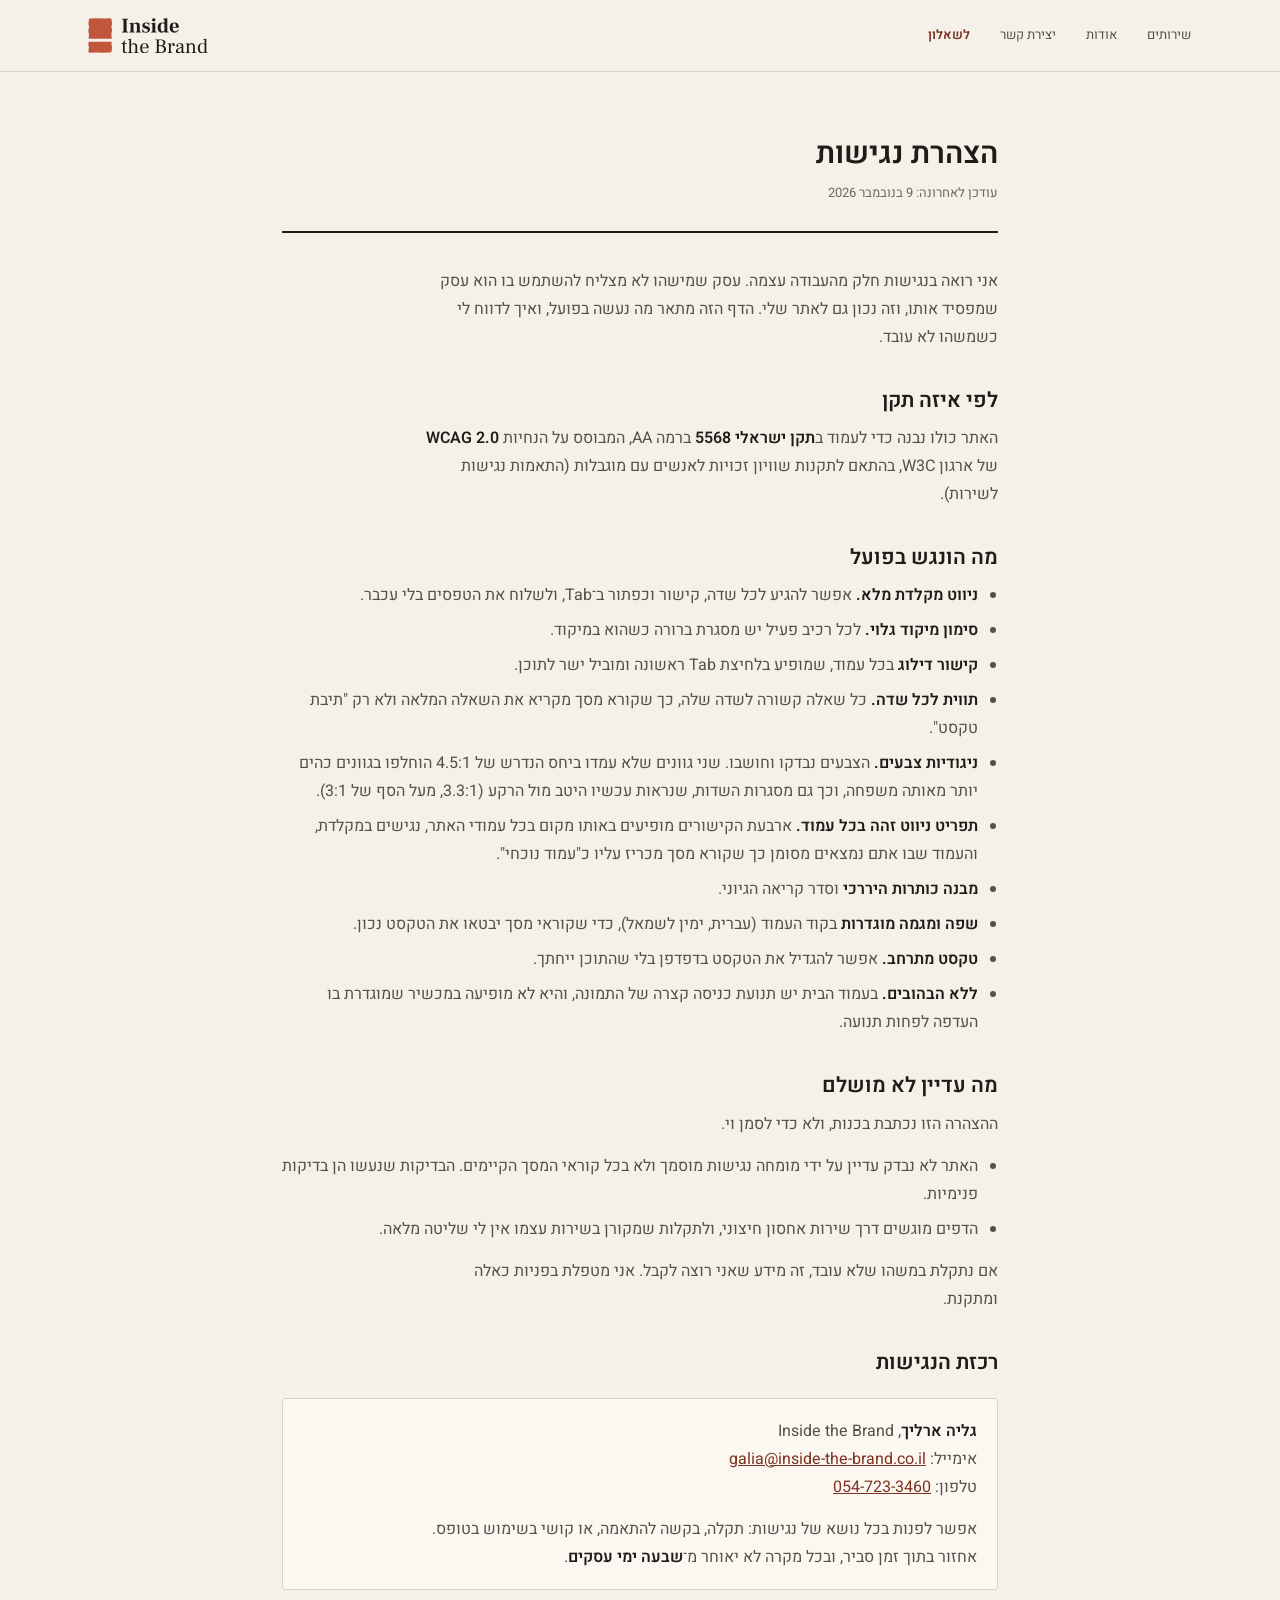
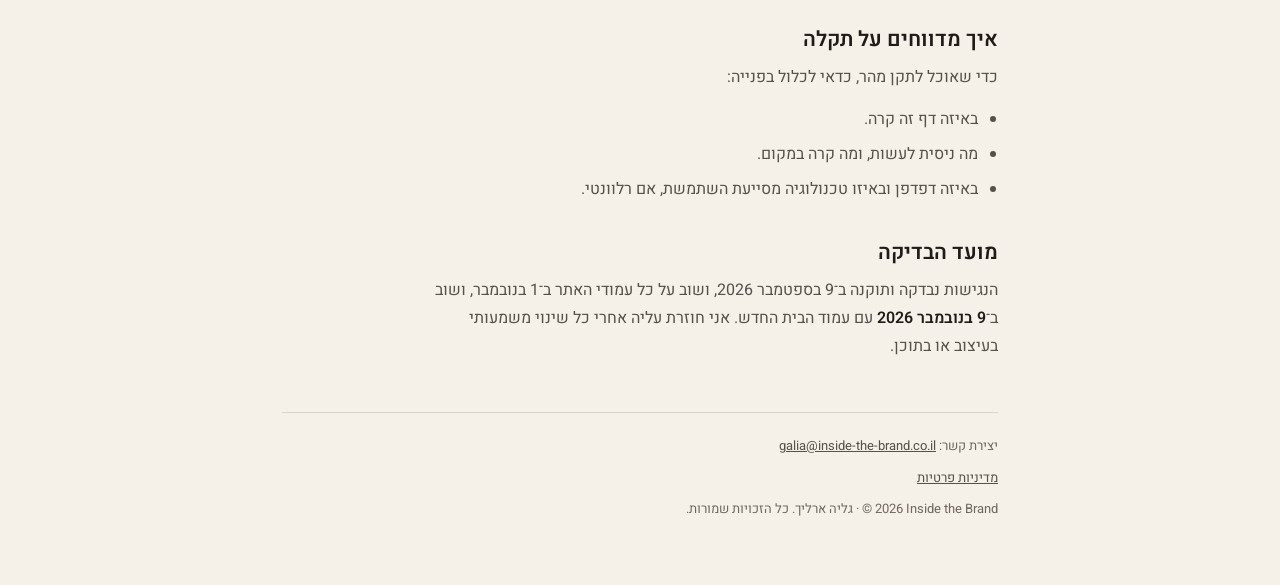
<file: הצהרת-נגישות.html>
<!doctype html>
<html lang="he" dir="rtl">
<head>
<meta charset="utf-8">
<meta name="viewport" content="width=device-width, initial-scale=1">
<!-- מדיניות אבטחה (18.09.2026): בעמוד הזה אין סקריפט, ולכן שום סקריפט לא ירוץ בו. -->
<meta http-equiv="Content-Security-Policy" content="default-src 'none'; style-src 'self' 'unsafe-inline'; font-src 'self'; img-src 'self'; form-action 'none'; base-uri 'none'">
<meta name="referrer" content="same-origin">
<title>הצהרת נגישות — Inside the Brand</title>
<meta name="description" content="הצהרת הנגישות של Inside the Brand: מה הונגש באתר, לפי איזה תקן, ואיך לדווח על תקלה.">
<link rel="icon" href="assets/itb-favicon.ico" sizes="any">
<link rel="icon" type="image/png" href="assets/itb-favicon-32.png" sizes="32x32">
<link rel="apple-touch-icon" href="assets/itb-favicon-180.png">
<link rel="stylesheet" href="assets/fonts/fonts.css">
<link rel="stylesheet" href="assets/tokens.css">
<link rel="stylesheet" href="assets/type.css">
<link rel="stylesheet" href="assets/masthead.css">
<style>
  :root{
    /* השמות המקומיים של העמוד מוזנים מ-assets/tokens.css. */
    --paper:var(--paper-300);--paper-2:var(--paper-200);--ink:var(--ink-900);
    --ink-soft:var(--ink-600);--ink-faint:var(--ink-550);
    --terracotta:var(--terra-500);--terracotta-text:var(--terra-700);
    --rule:var(--paper-500);
  }
  *{box-sizing:border-box}
  html{background:var(--paper)}
  body{
    margin:0;direction:rtl;text-align:right;
    font-family:var(--font-body);
    font-size:var(--fs-body);line-height:1.75;font-weight:var(--fw-body);color:var(--ink);background:var(--paper);
    -webkit-font-smoothing:antialiased;
  }
  .wrap{max-width:760px;margin:0 auto;padding:46px 22px 64px}
  header{border-bottom:2px solid var(--ink);padding-bottom:26px;margin-bottom:34px}
  h1{font-family:var(--font-display);font-size:var(--fs-h1);line-height:1.2;margin:0 0 10px;font-weight:var(--fw-strong);letter-spacing:0}
  .updated{margin:0;color:var(--ink-faint);font-size:var(--fs-small);font-weight:var(--fw-body)}
  h2{font-family:var(--font-display);font-size:var(--fs-h2);margin:36px 0 10px;font-weight:var(--fw-strong);line-height:1.3}
  p,li{color:var(--ink-soft);font-weight:var(--fw-body)}
  p{margin:0 0 14px;max-width:64ch}
  ul{margin:0 0 14px;padding-right:20px}
  li{margin-bottom:7px}
  strong{color:var(--ink);font-weight:var(--fw-strong)}
  a{color:var(--terracotta-text)}
  a:focus-visible{outline:3px solid var(--terracotta-text);outline-offset:2px}
  .fill{background:#F3E4DE;padding:1px 7px;border-radius:2px;color:var(--terracotta-text);font-weight:var(--fw-strong)}
  .box{background:var(--paper-2);border:1px solid var(--rule);border-radius:3px;padding:18px 20px;margin:22px 0}
  .box p:last-child{margin-bottom:0}
  footer{margin-top:52px;padding-top:22px;border-top:1px solid var(--rule);font-size:var(--fs-small);color:var(--ink-faint);font-weight:var(--fw-body)}
  footer a{color:var(--ink-soft);text-decoration:underline;margin-left:14px}
  footer .contact{display:block;margin-bottom:9px}
  footer .rights{display:block;margin-top:8px}
  @media (max-width:600px){ .wrap{padding:30px 16px 48px} h1{font-size:var(--fs-h1)} }
</style>
</head>
<body>

<a class="skip" href="#content">דילוג לתוכן</a>

<div class="masthead">
  <p class="logo"><a href="./" class="home-link">
    <img src="assets/itb-lockup-primary.svg" alt="Inside the Brand · לדף הבית" width="150" height="44">
  </a></p>
<!-- MENU:START -->
  <nav class="nav" aria-label="ניווט ראשי">
    <ul>
      <li><a href="services.html">שירותים</a></li>
      <li><a href="about.html">אודות</a></li>
      <li><a href="contact.html">יצירת קשר</a></li>
      <li><a class="q" href="diagnosis.html">לשאלון</a></li>
    </ul>
  </nav>
<!-- MENU:END -->
</div>

<div class="wrap" id="content">

<header>
  <h1>הצהרת נגישות</h1>
  <p class="updated">עודכן לאחרונה: 9 בנובמבר 2026</p>
</header>

<p>אני רואה בנגישות חלק מהעבודה עצמה. עסק שמישהו לא מצליח להשתמש בו הוא עסק
שמפסיד אותו, וזה נכון גם לאתר שלי. הדף הזה מתאר מה נעשה בפועל, ואיך לדווח לי
כשמשהו לא עובד.</p>

<h2>לפי איזה תקן</h2>
<p>האתר כולו נבנה כדי לעמוד
ב<strong>תקן ישראלי 5568</strong> ברמה AA,
המבוסס על הנחיות <strong>WCAG 2.0</strong> של ארגון W3C, בהתאם לתקנות שוויון זכויות
לאנשים עם מוגבלות (התאמות נגישות לשירות).</p>

<h2>מה הונגש בפועל</h2>
<ul>
  <li><strong>ניווט מקלדת מלא.</strong> אפשר להגיע לכל שדה, קישור וכפתור ב־Tab,
    ולשלוח את הטפסים בלי עכבר.</li>
  <li><strong>סימון מיקוד גלוי.</strong> לכל רכיב פעיל יש מסגרת ברורה כשהוא במיקוד.</li>
  <li><strong>קישור דילוג</strong> בכל עמוד, שמופיע בלחיצת Tab ראשונה ומוביל ישר לתוכן.</li>
  <li><strong>תווית לכל שדה.</strong> כל שאלה קשורה לשדה שלה, כך שקורא מסך מקריא
    את השאלה המלאה ולא רק "תיבת טקסט".</li>
  <li><strong>ניגודיות צבעים.</strong> הצבעים נבדקו וחושבו. שני גוונים שלא עמדו
    ביחס הנדרש של 4.5:1 הוחלפו בגוונים כהים יותר מאותה משפחה, וכך גם מסגרות
    השדות, שנראות עכשיו היטב מול הרקע (3.3:1, מעל הסף של 3:1).</li>
  <li><strong>תפריט ניווט זהה בכל עמוד.</strong> ארבעת הקישורים מופיעים באותו מקום
    בכל עמודי האתר, נגישים במקלדת, והעמוד שבו אתם נמצאים מסומן כך שקורא מסך
    מכריז עליו כ"עמוד נוכחי".</li>
  <li><strong>מבנה כותרות היררכי</strong> וסדר קריאה הגיוני.</li>
  <li><strong>שפה ומגמה מוגדרות</strong> בקוד העמוד (עברית, ימין לשמאל), כדי
    שקוראי מסך יבטאו את הטקסט נכון.</li>
  <li><strong>טקסט מתרחב.</strong> אפשר להגדיל את הטקסט בדפדפן בלי שהתוכן ייחתך.</li>
  <li><strong>ללא הבהובים.</strong> בעמוד הבית יש תנועת כניסה קצרה של התמונה, והיא לא מופיעה במכשיר שמוגדרת בו העדפה לפחות תנועה.</li>
</ul>

<h2>מה עדיין לא מושלם</h2>
<p>ההצהרה הזו נכתבת בכנות, ולא כדי לסמן וי.</p>
<ul>
  <li>האתר לא נבדק עדיין על ידי מומחה נגישות מוסמך ולא בכל קוראי המסך הקיימים.
    הבדיקות שנעשו הן בדיקות פנימיות.</li>
  <li>הדפים מוגשים דרך שירות אחסון חיצוני, ולתקלות שמקורן בשירות עצמו אין לי
    שליטה מלאה.</li>
</ul>
<p>אם נתקלת במשהו שלא עובד, זה מידע שאני רוצה לקבל. אני מטפלת בפניות כאלה
ומתקנת.</p>

<h2>רכזת הנגישות</h2>
<div class="box">
  <p><strong>גליה ארליך</strong>, Inside the Brand<br>
    אימייל: <a href="mailto:galia@inside-the-brand.co.il" dir="ltr">galia@inside-the-brand.co.il</a><br>
    טלפון: <a href="tel:+972547233460" dir="ltr">054-723-3460</a></p>
  <p>אפשר לפנות בכל נושא של נגישות: תקלה, בקשה להתאמה, או קושי בשימוש בטופס.
    אחזור בתוך זמן סביר, ובכל מקרה לא יאוחר מ־<strong>שבעה ימי עסקים</strong>.</p>
</div>

<h2>איך מדווחים על תקלה</h2>
<p>כדי שאוכל לתקן מהר, כדאי לכלול בפנייה:</p>
<ul>
  <li>באיזה דף זה קרה.</li>
  <li>מה ניסית לעשות, ומה קרה במקום.</li>
  <li>באיזה דפדפן ובאיזו טכנולוגיה מסייעת השתמשת, אם רלוונטי.</li>
</ul>

<h2>מועד הבדיקה</h2>
<p>הנגישות נבדקה ותוקנה ב־9 בספטמבר 2026, ושוב על כל עמודי האתר
ב־1 בנובמבר, ושוב ב־<strong>9 בנובמבר 2026</strong> עם עמוד הבית החדש. אני חוזרת עליה אחרי כל שינוי משמעותי בעיצוב או בתוכן.</p>

<footer id="contact">
  <span class="contact">יצירת קשר: <a href="mailto:galia@inside-the-brand.co.il">galia@inside-the-brand.co.il</a></span>
  <a href="מדיניות-פרטיות.html">מדיניות פרטיות</a>
  <span class="rights"><span dir="ltr">&copy; 2026 Inside the Brand</span> · גליה ארליך. כל הזכויות שמורות.</span>
</footer>

</div>

</body>
</html>
</file>
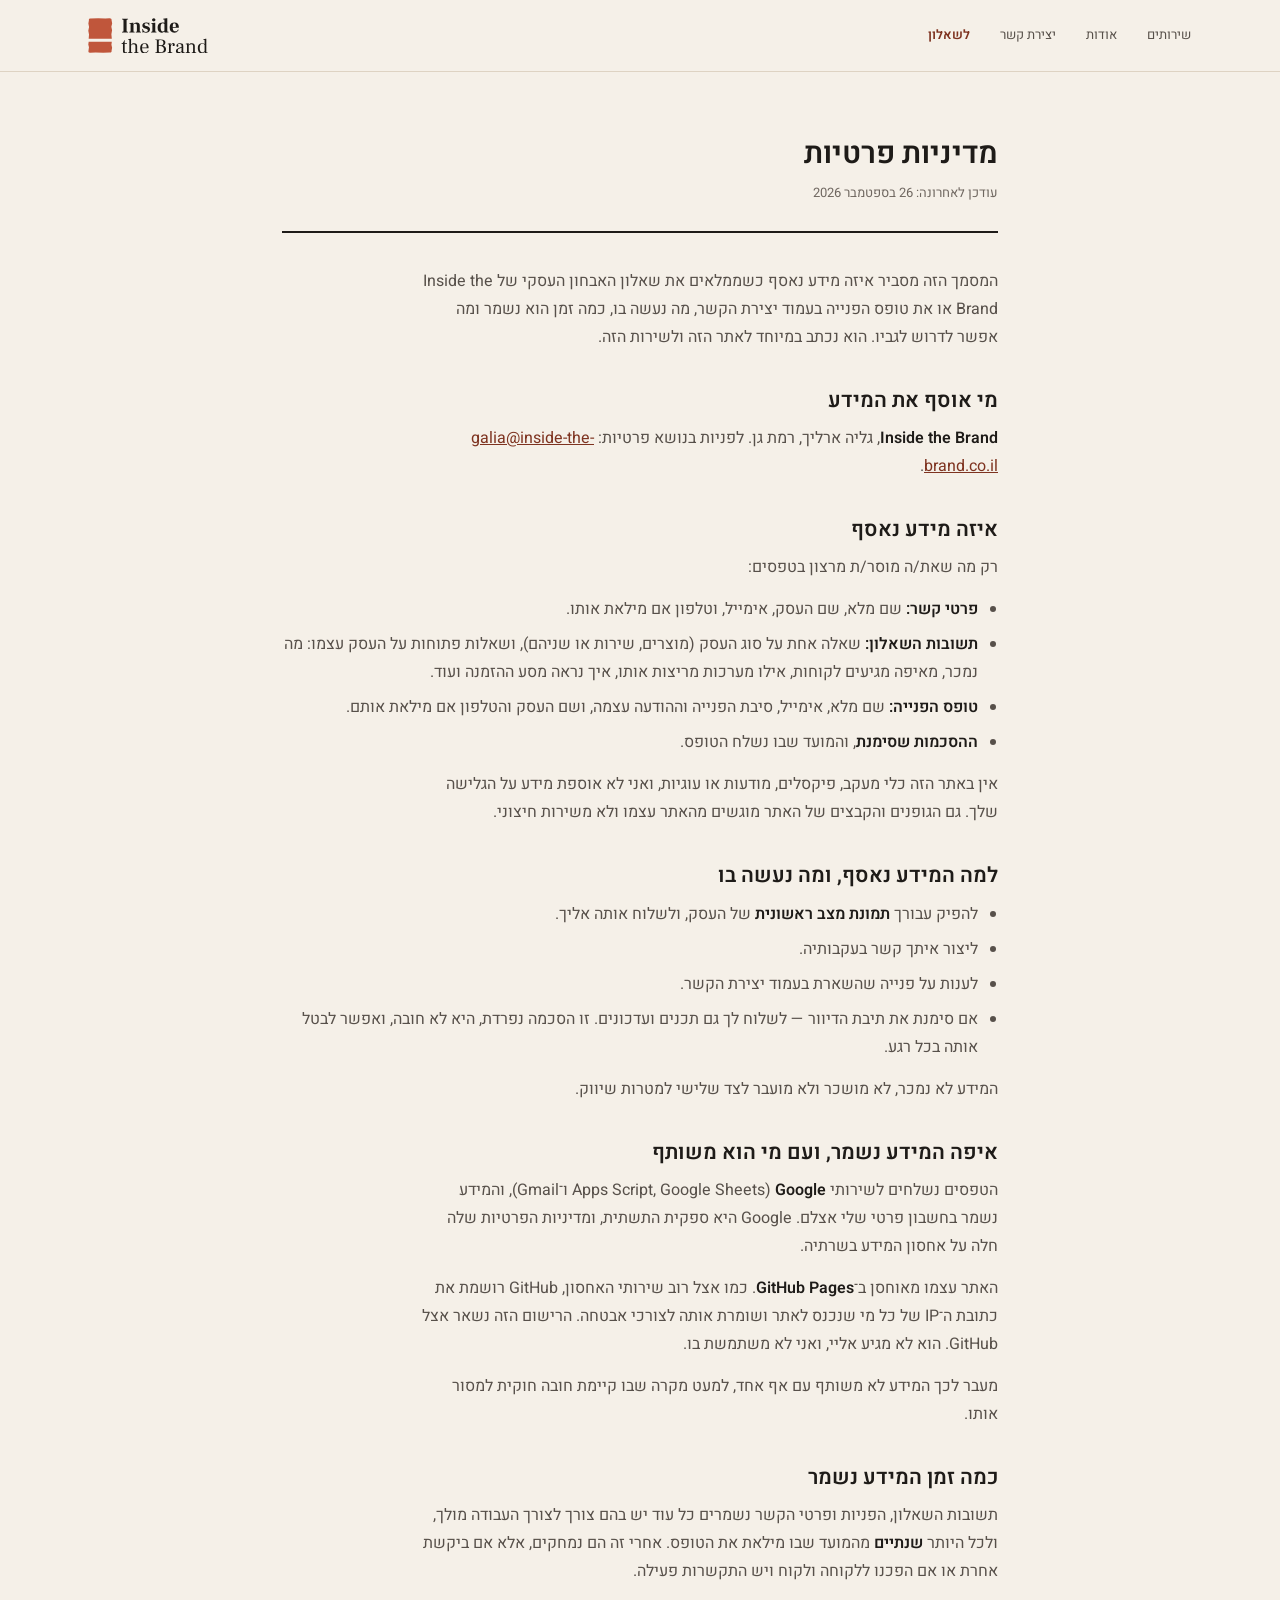
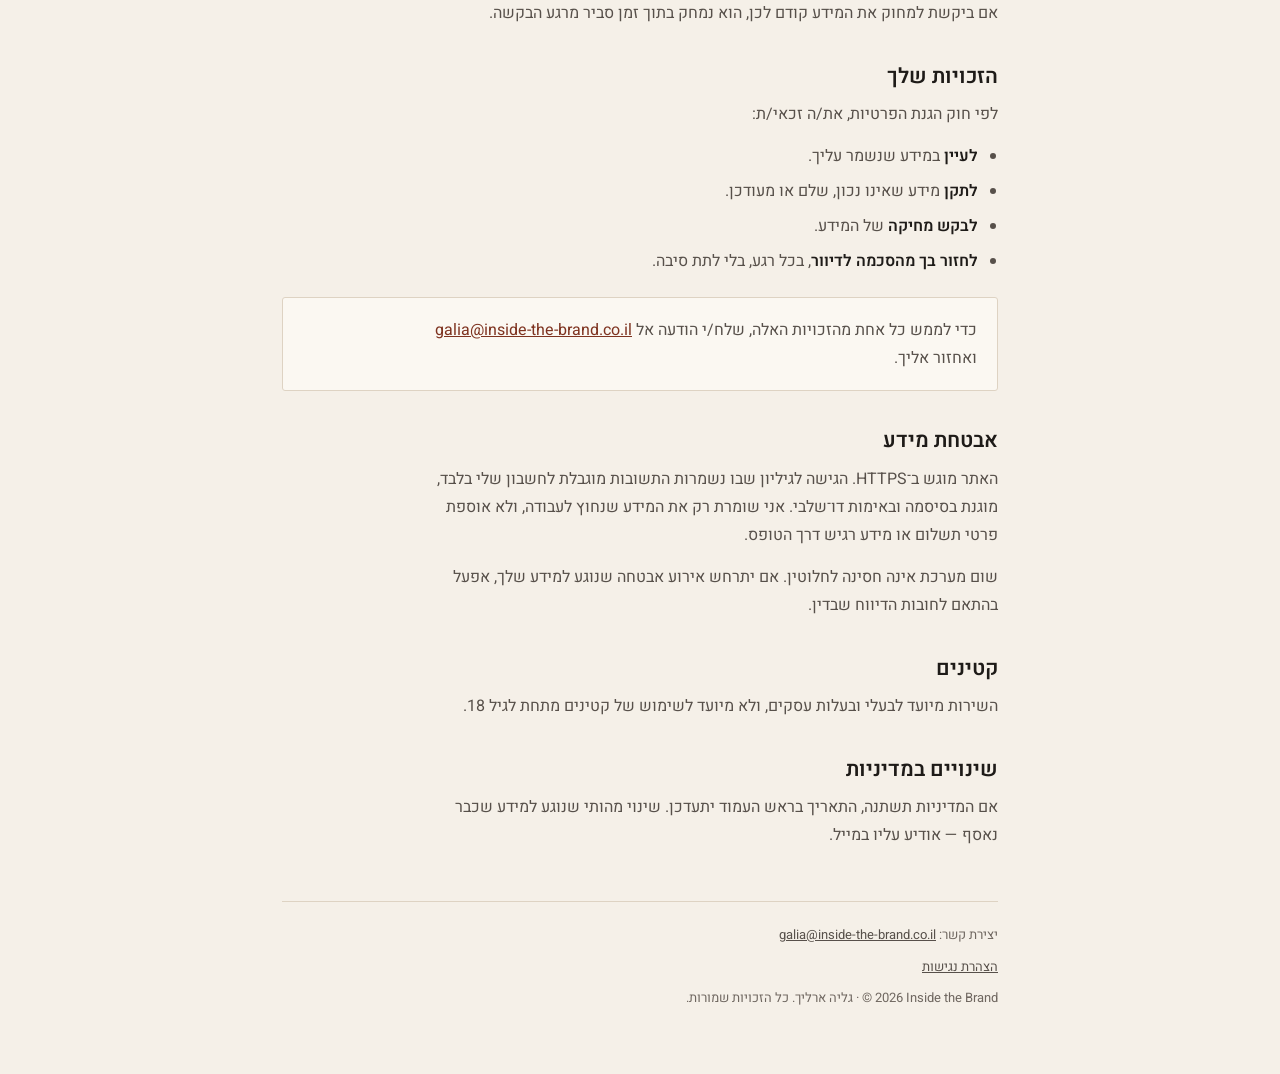
<file: מדיניות-פרטיות.html>
<!doctype html>
<html lang="he" dir="rtl">
<head>
<meta charset="utf-8">
<meta name="viewport" content="width=device-width, initial-scale=1">
<!-- מדיניות אבטחה (18.09.2026): בעמוד הזה אין סקריפט, ולכן שום סקריפט לא ירוץ בו. -->
<meta http-equiv="Content-Security-Policy" content="default-src 'none'; style-src 'self' 'unsafe-inline'; font-src 'self'; img-src 'self'; form-action 'none'; base-uri 'none'">
<meta name="referrer" content="same-origin">
<title>מדיניות פרטיות — Inside the Brand</title>
<meta name="description" content="מדיניות הפרטיות של Inside the Brand: איזה מידע נאסף בשאלון האבחון, למה, עם מי הוא משותף, כמה זמן הוא נשמר, ומה הזכויות שלך.">
<link rel="icon" href="assets/itb-favicon.ico" sizes="any">
<link rel="icon" type="image/png" href="assets/itb-favicon-32.png" sizes="32x32">
<link rel="apple-touch-icon" href="assets/itb-favicon-180.png">
<link rel="stylesheet" href="assets/fonts/fonts.css">
<link rel="stylesheet" href="assets/tokens.css">
<link rel="stylesheet" href="assets/type.css">
<link rel="stylesheet" href="assets/masthead.css">
<style>
  :root{
    /* השמות המקומיים של העמוד מוזנים מ-assets/tokens.css. */
    --paper:var(--paper-300);--paper-2:var(--paper-200);--ink:var(--ink-900);
    --ink-soft:var(--ink-600);--ink-faint:var(--ink-550);
    --terracotta:var(--terra-500);--terracotta-text:var(--terra-700);
    --rule:var(--paper-500);
  }
  *{box-sizing:border-box}
  html{background:var(--paper)}
  body{
    margin:0;direction:rtl;text-align:right;
    font-family:var(--font-body);
    font-size:var(--fs-body);line-height:1.75;font-weight:var(--fw-body);color:var(--ink);background:var(--paper);
    -webkit-font-smoothing:antialiased;
  }
  .wrap{max-width:760px;margin:0 auto;padding:46px 22px 64px}
  header{border-bottom:2px solid var(--ink);padding-bottom:26px;margin-bottom:34px}
  h1{font-family:var(--font-display);font-size:var(--fs-h1);line-height:1.2;margin:0 0 10px;font-weight:var(--fw-strong);letter-spacing:0}
  .updated{margin:0;color:var(--ink-faint);font-size:var(--fs-small);font-weight:var(--fw-body)}
  h2{font-family:var(--font-display);font-size:var(--fs-h2);margin:36px 0 10px;font-weight:var(--fw-strong);line-height:1.3}
  p,li{color:var(--ink-soft);font-weight:var(--fw-body)}
  p{margin:0 0 14px;max-width:64ch}
  ul{margin:0 0 14px;padding-right:20px}
  li{margin-bottom:7px}
  strong{color:var(--ink);font-weight:var(--fw-strong)}
  a{color:var(--terracotta-text)}
  a:focus-visible{outline:3px solid var(--terracotta-text);outline-offset:2px}
  .fill{background:#F3E4DE;padding:1px 7px;border-radius:2px;color:var(--terracotta-text);font-weight:var(--fw-strong)}
  .box{background:var(--paper-2);border:1px solid var(--rule);border-radius:3px;padding:18px 20px;margin:22px 0}
  .box p:last-child{margin-bottom:0}
  footer{margin-top:52px;padding-top:22px;border-top:1px solid var(--rule);font-size:var(--fs-small);color:var(--ink-faint);font-weight:var(--fw-body)}
  footer a{color:var(--ink-soft);text-decoration:underline;margin-left:14px}
  footer .contact{display:block;margin-bottom:9px}
  footer .rights{display:block;margin-top:8px}
  @media (max-width:600px){ .wrap{padding:30px 16px 48px} h1{font-size:var(--fs-h1)} }
</style>
</head>
<body>

<a class="skip" href="#content">דילוג לתוכן</a>

<div class="masthead">
  <p class="logo"><a href="./" class="home-link">
    <img src="assets/itb-lockup-primary.svg" alt="Inside the Brand · לדף הבית" width="150" height="44">
  </a></p>
<!-- MENU:START -->
  <nav class="nav" aria-label="ניווט ראשי">
    <ul>
      <li><a href="services.html">שירותים</a></li>
      <li><a href="about.html">אודות</a></li>
      <li><a href="contact.html">יצירת קשר</a></li>
      <li><a class="q" href="diagnosis.html">לשאלון</a></li>
    </ul>
  </nav>
<!-- MENU:END -->
</div>

<div class="wrap" id="content">

<header>
  <h1>מדיניות פרטיות</h1>
  <p class="updated">עודכן לאחרונה: 26 בספטמבר 2026</p>
</header>

<p>המסמך הזה מסביר איזה מידע נאסף כשממלאים את שאלון האבחון העסקי של Inside the Brand
או את טופס הפנייה בעמוד יצירת הקשר,
מה נעשה בו, כמה זמן הוא נשמר ומה אפשר לדרוש לגביו. הוא נכתב במיוחד לאתר הזה
ולשירות הזה.</p>

<h2>מי אוסף את המידע</h2>
<p><strong>Inside the Brand</strong>, גליה ארליך, רמת גן.
לפניות בנושא פרטיות: <a href="mailto:galia@inside-the-brand.co.il" dir="ltr">galia@inside-the-brand.co.il</a>.</p>

<h2>איזה מידע נאסף</h2>
<p>רק מה שאת/ה מוסר/ת מרצון בטפסים:</p>
<ul>
  <li><strong>פרטי קשר:</strong> שם מלא, שם העסק, אימייל, וטלפון אם מילאת אותו.</li>
  <li><strong>תשובות השאלון:</strong> שאלה אחת על סוג העסק (מוצרים, שירות או שניהם),
    ושאלות פתוחות על העסק עצמו: מה נמכר, מאיפה מגיעים לקוחות, אילו מערכות מריצות
    אותו, איך נראה מסע ההזמנה ועוד.</li>
  <li><strong>טופס הפנייה:</strong> שם מלא, אימייל, סיבת הפנייה וההודעה עצמה,
    ושם העסק והטלפון אם מילאת אותם.</li>
  <li><strong>ההסכמות שסימנת</strong>, והמועד שבו נשלח הטופס.</li>
</ul>
<p>אין באתר הזה כלי מעקב, פיקסלים, מודעות או עוגיות, ואני לא אוספת מידע על
הגלישה שלך. גם הגופנים והקבצים של האתר מוגשים מהאתר עצמו ולא משירות חיצוני.</p>

<h2>למה המידע נאסף, ומה נעשה בו</h2>
<ul>
  <li>להפיק עבורך <strong>תמונת מצב ראשונית</strong> של העסק, ולשלוח אותה אליך.</li>
  <li>ליצור איתך קשר בעקבותיה.</li>
  <li>לענות על פנייה שהשארת בעמוד יצירת הקשר.</li>
  <li>אם סימנת את תיבת הדיוור — לשלוח לך גם תכנים ועדכונים. זו הסכמה נפרדת,
    היא לא חובה, ואפשר לבטל אותה בכל רגע.</li>
</ul>
<p>המידע לא נמכר, לא מושכר ולא מועבר לצד שלישי למטרות שיווק.</p>

<h2>איפה המידע נשמר, ועם מי הוא משותף</h2>
<p>הטפסים נשלחים לשירותי <strong>Google</strong> (Apps Script, Google Sheets ו־Gmail),
והמידע נשמר בחשבון פרטי שלי אצלם. Google היא ספקית התשתית, ומדיניות הפרטיות שלה
חלה על אחסון המידע בשרתיה.</p>
<p>האתר עצמו מאוחסן ב־<strong>GitHub Pages</strong>. כמו אצל רוב שירותי האחסון,
GitHub רושמת את כתובת ה־IP של כל מי שנכנס לאתר ושומרת אותה לצורכי אבטחה. הרישום
הזה נשאר אצל GitHub. הוא לא מגיע אליי, ואני לא משתמשת בו.</p>
<p>מעבר לכך המידע לא משותף עם אף אחד, למעט מקרה שבו קיימת חובה חוקית למסור אותו.</p>

<h2>כמה זמן המידע נשמר</h2>
<p>תשובות השאלון, הפניות ופרטי הקשר נשמרים כל עוד יש בהם צורך לצורך העבודה מולך, ולכל
היותר <strong>שנתיים</strong> מהמועד שבו מילאת את הטופס. אחרי זה הם נמחקים, אלא אם
ביקשת אחרת או אם הפכנו ללקוחה ולקוח ויש התקשרות פעילה.</p>
<p>אם ביקשת למחוק את המידע קודם לכן, הוא נמחק בתוך זמן סביר מרגע הבקשה.</p>

<h2>הזכויות שלך</h2>
<p>לפי חוק הגנת הפרטיות, את/ה זכאי/ת:</p>
<ul>
  <li><strong>לעיין</strong> במידע שנשמר עליך.</li>
  <li><strong>לתקן</strong> מידע שאינו נכון, שלם או מעודכן.</li>
  <li><strong>לבקש מחיקה</strong> של המידע.</li>
  <li><strong>לחזור בך מהסכמה לדיוור</strong>, בכל רגע, בלי לתת סיבה.</li>
</ul>
<div class="box">
  <p>כדי לממש כל אחת מהזכויות האלה, שלח/י הודעה אל
    <a href="mailto:galia@inside-the-brand.co.il" dir="ltr">galia@inside-the-brand.co.il</a> ואחזור אליך.</p>
</div>

<h2>אבטחת מידע</h2>
<p>האתר מוגש ב־HTTPS. הגישה לגיליון שבו נשמרות התשובות מוגבלת לחשבון שלי בלבד,
מוגנת בסיסמה ובאימות דו־שלבי. אני שומרת רק את המידע שנחוץ לעבודה, ולא אוספת
פרטי תשלום או מידע רגיש דרך הטופס.</p>
<p>שום מערכת אינה חסינה לחלוטין. אם יתרחש אירוע אבטחה שנוגע למידע שלך, אפעל
בהתאם לחובות הדיווח שבדין.</p>

<h2>קטינים</h2>
<p>השירות מיועד לבעלי ובעלות עסקים, ולא מיועד לשימוש של קטינים מתחת לגיל 18.</p>

<h2>שינויים במדיניות</h2>
<p>אם המדיניות תשתנה, התאריך בראש העמוד יתעדכן. שינוי מהותי שנוגע למידע שכבר
נאסף — אודיע עליו במייל.</p>

<footer id="contact">
  <span class="contact">יצירת קשר: <a href="mailto:galia@inside-the-brand.co.il">galia@inside-the-brand.co.il</a></span>
  <a href="הצהרת-נגישות.html">הצהרת נגישות</a>
  <span class="rights"><span dir="ltr">&copy; 2026 Inside the Brand</span> · גליה ארליך. כל הזכויות שמורות.</span>
</footer>

</div>

</body>
</html>
</file>
<file: assets/fonts/fonts.css>
/* Heebo, served from this site instead of fonts.googleapis.com
   so a visitor's browser never contacts Google just to draw text (added 18.09.2026,
   security review). The @font-face rules are Google's own, byte for byte, with only
   the URLs changed, so rendering is identical.
   Both fonts: SIL Open Font License 1.1, https://openfontlicense.org
   Heebo (c) The Heebo Project Authors. Frank Ruhl Libre was removed 27.09.2026: headings moved to Heebo. */
/* 26.09.2026: both files are variable fonts (one file holds every weight).
   Google's rules listed fixed weights 300/400/500/700 only, so 600 and 800,
   the weights the brand book requires, were being rounded to 700.
   One rule per file now, with the file's real weight range. */
/* hebrew */
@font-face {
  font-family: 'Heebo';
  font-style: normal;
  font-weight: 100 900;
  font-display: swap;
  src: url(heebo-hebrew.woff2) format('woff2');
  unicode-range: U+0307-0308, U+0590-05FF, U+200C-2010, U+20AA, U+25CC, U+FB1D-FB4F;
}
/* math */
@font-face {
  font-family: 'Heebo';
  font-style: normal;
  font-weight: 100 900;
  font-display: swap;
  src: url(heebo-math.woff2) format('woff2');
  unicode-range: U+0302-0303, U+0305, U+0307-0308, U+0310, U+0312, U+0315, U+031A, U+0326-0327, U+032C, U+032F-0330, U+0332-0333, U+0338, U+033A, U+0346, U+034D, U+0391-03A1, U+03A3-03A9, U+03B1-03C9, U+03D1, U+03D5-03D6, U+03F0-03F1, U+03F4-03F5, U+2016-2017, U+2034-2038, U+203C, U+2040, U+2043, U+2047, U+2050, U+2057, U+205F, U+2070-2071, U+2074-208E, U+2090-209C, U+20D0-20DC, U+20E1, U+20E5-20EF, U+2100-2112, U+2114-2115, U+2117-2121, U+2123-214F, U+2190, U+2192, U+2194-21AE, U+21B0-21E5, U+21F1-21F2, U+21F4-2211, U+2213-2214, U+2216-22FF, U+2308-230B, U+2310, U+2319, U+231C-2321, U+2336-237A, U+237C, U+2395, U+239B-23B7, U+23D0, U+23DC-23E1, U+2474-2475, U+25AF, U+25B3, U+25B7, U+25BD, U+25C1, U+25CA, U+25CC, U+25FB, U+266D-266F, U+27C0-27FF, U+2900-2AFF, U+2B0E-2B11, U+2B30-2B4C, U+2BFE, U+3030, U+FF5B, U+FF5D, U+1D400-1D7FF, U+1EE00-1EEFF;
}
/* symbols */
@font-face {
  font-family: 'Heebo';
  font-style: normal;
  font-weight: 100 900;
  font-display: swap;
  src: url(heebo-symbols.woff2) format('woff2');
  unicode-range: U+0001-000C, U+000E-001F, U+007F-009F, U+20DD-20E0, U+20E2-20E4, U+2150-218F, U+2190, U+2192, U+2194-2199, U+21AF, U+21E6-21F0, U+21F3, U+2218-2219, U+2299, U+22C4-22C6, U+2300-243F, U+2440-244A, U+2460-24FF, U+25A0-27BF, U+2800-28FF, U+2921-2922, U+2981, U+29BF, U+29EB, U+2B00-2BFF, U+4DC0-4DFF, U+FFF9-FFFB, U+10140-1018E, U+10190-1019C, U+101A0, U+101D0-101FD, U+102E0-102FB, U+10E60-10E7E, U+1D2C0-1D2D3, U+1D2E0-1D37F, U+1F000-1F0FF, U+1F100-1F1AD, U+1F1E6-1F1FF, U+1F30D-1F30F, U+1F315, U+1F31C, U+1F31E, U+1F320-1F32C, U+1F336, U+1F378, U+1F37D, U+1F382, U+1F393-1F39F, U+1F3A7-1F3A8, U+1F3AC-1F3AF, U+1F3C2, U+1F3C4-1F3C6, U+1F3CA-1F3CE, U+1F3D4-1F3E0, U+1F3ED, U+1F3F1-1F3F3, U+1F3F5-1F3F7, U+1F408, U+1F415, U+1F41F, U+1F426, U+1F43F, U+1F441-1F442, U+1F444, U+1F446-1F449, U+1F44C-1F44E, U+1F453, U+1F46A, U+1F47D, U+1F4A3, U+1F4B0, U+1F4B3, U+1F4B9, U+1F4BB, U+1F4BF, U+1F4C8-1F4CB, U+1F4D6, U+1F4DA, U+1F4DF, U+1F4E3-1F4E6, U+1F4EA-1F4ED, U+1F4F7, U+1F4F9-1F4FB, U+1F4FD-1F4FE, U+1F503, U+1F507-1F50B, U+1F50D, U+1F512-1F513, U+1F53E-1F54A, U+1F54F-1F5FA, U+1F610, U+1F650-1F67F, U+1F687, U+1F68D, U+1F691, U+1F694, U+1F698, U+1F6AD, U+1F6B2, U+1F6B9-1F6BA, U+1F6BC, U+1F6C6-1F6CF, U+1F6D3-1F6D7, U+1F6E0-1F6EA, U+1F6F0-1F6F3, U+1F6F7-1F6FC, U+1F700-1F7FF, U+1F800-1F80B, U+1F810-1F847, U+1F850-1F859, U+1F860-1F887, U+1F890-1F8AD, U+1F8B0-1F8BB, U+1F8C0-1F8C1, U+1F900-1F90B, U+1F93B, U+1F946, U+1F984, U+1F996, U+1F9E9, U+1FA00-1FA6F, U+1FA70-1FA7C, U+1FA80-1FA89, U+1FA8F-1FAC6, U+1FACE-1FADC, U+1FADF-1FAE9, U+1FAF0-1FAF8, U+1FB00-1FBFF;
}
/* latin-ext */
@font-face {
  font-family: 'Heebo';
  font-style: normal;
  font-weight: 100 900;
  font-display: swap;
  src: url(heebo-latin-ext.woff2) format('woff2');
  unicode-range: U+0100-02BA, U+02BD-02C5, U+02C7-02CC, U+02CE-02D7, U+02DD-02FF, U+0304, U+0308, U+0329, U+1D00-1DBF, U+1E00-1E9F, U+1EF2-1EFF, U+2020, U+20A0-20AB, U+20AD-20C0, U+2113, U+2C60-2C7F, U+A720-A7FF;
}
/* latin */
@font-face {
  font-family: 'Heebo';
  font-style: normal;
  font-weight: 100 900;
  font-display: swap;
  src: url(heebo-latin.woff2) format('woff2');
  unicode-range: U+0000-00FF, U+0131, U+0152-0153, U+02BB-02BC, U+02C6, U+02DA, U+02DC, U+0304, U+0308, U+0329, U+2000-206F, U+20AC, U+2122, U+2191, U+2193, U+2212, U+2215, U+FEFF, U+FFFD;
}
</file>
<file: assets/tokens.css>
/* ============================================================
   Inside the Brand — טוקני צבע
   הועתק לאתר ב-23.9.2026 מתוך המקור: סקיל inside-the-brand-identity.
   ⚠️ לא עורכים כאן. משנים במקור ומעתיקים שוב, אחרת הצבעים
      באתר והצבעים במסמכים יתפצלו.
   ============================================================ */

:root {

  /* ---------- ליבה נעולה (הלוגו בנוי עליהם) ---------- */
  --ink:        #1E1B18;
  --paper:      #F5F0E8;
  --terracotta: #C0563B;

  /* ---------- ניטרלים · צד הנייר ----------
     כולם מחוממים לכיוון הנייר. אין כאן אפור טהור בכוונה:
     אפור קר ליד טרהקוטה נראה מלוכלך. */
  --paper-100: #FDFBF7;  /* כרטיס מוגבה, כמעט לבן */
  --paper-200: #FBF8F2;  /* כרטיס על נייר */
  --paper-300: #F5F0E8;  /* ★ רקע ראשי */
  --paper-400: #EBE3D7;  /* סקשן חלופי */
  --paper-500: #DED3C3;  /* גבולות, מפרידים */
  --paper-600: #C9BCA6;  /* גבול מודגש, מצב מושבת */

  /* ---------- ניטרלים · צד הדיו ---------- */
  --ink-900: #1E1B18;  /* ★ טקסט ראשי · 15.1 מול נייר */
  --ink-800: #33302B;  /* סקשן כהה שאינו שחור · 11.6 */
  --ink-700: #4A443D;  /* 8.5 */
  --ink-600: #57504A;  /* טקסט משני · 7.0 */
  --ink-550: #6F6760;  /* טקסט מוקטן / fine print · 4.9 — הכי בהיר שעדיין קריא */
  --ink-500: #8A827A;  /* 3.3 — ✕ לא לטקסט. אייקונים, מפרידים, קישוט בלבד */
  --ink-400: #ADA49A;  /* 2.2 — placeholder ומצב מושבת בלבד */

  /* ---------- טרהקוטה ---------- */
  --terra-050: #FAF0EC;  /* רקע-רמז */
  --terra-200: #EFCFC4;  /* רקע רך, תגיות */
  --terra-400: #D4826C;  /* מילוי רך, גרפים */
  --terra-500: #C0563B;  /* ★ המותג: לוגו, קווים, כתמים, גרפים */
  --terra-600: #9E4025;  /* מילוי אינטראקטיבי: כפתורים · טקסט נייר עליו = 5.8 ✓ */
  --terra-700: #7E3320;  /* hover, וגם טקסט בטרהקוטה על נייר · 7.8 ✓ */

  /* ---------- זית · המשפחה המשנית ---------- */
  --olive-050: #F1F3E8;
  --olive-200: #CBD1B4;
  --olive-400: #969E70;
  --olive-500: #737C46;  /* ★ הזהות · 3.9 — ✕ לא לטקסט קטן */
  --olive-600: #5A6138;  /* כפתור משני · טקסט נייר עליו = 5.8 ✓ */
  --olive-700: #3F452A;  /* טקסט בזית על נייר · 8.8 ✓ */

  /* ---------- קווים ---------- */
  --line:        rgba(30, 27, 24, 0.12);
  --line-strong: rgba(30, 27, 24, 0.22);

  /* ---------- סטטוסים (לדוחות אבחון) ----------
     טרהקוטה איננה סטטוס. אם צבע המותג מסמן "בעיה",
     הקורא מרגיש שמשהו לא בסדר בכל פעם שהמותג מופיע. */
  --status-ok:        #5A6138;  /* תקין */
  --status-ok-bg:     #F1F3E8;
  --status-watch:     #B5822A;  /* לבדיקה — למילוי */
  --status-watch-text:#7A5618;  /* לבדיקה — לטקסט · 6.0 על הרקע שלו ✓ */
  --status-watch-bg:  #FAF3E4;
  --status-risk:      #8C2F1E;  /* בעיה · 7.0 על הרקע שלו ✓ */
  --status-risk-bg:   #F7E9E5;

  /* ---------- רצף לגרפים ----------
     מסודר לפי בהירות עולה, עם מרווח מינימלי של 8 נקודות
     בין כל שניים. זה מה שמבטיח שהעמודות יישארו נבדלות
     בהדפסת שחור־לבן ואצל אדם עם עיוורון צבעים.
     להשתמש בסדר הזה, לא לדלג ולא לערבב. */
  --chart-1: #331825;  /* שזיף  · בהירות  1.5 */
  --chart-2: #2C6068;  /* פטרול · בהירות  9.9 */
  --chart-3: #C0563B;  /* טרהקוטה · 18.2 */
  --chart-4: #8A9463;  /* זית    · 27.5 */
  --chart-5: #D2A44E;  /* אוקר   · 40.8 */
  --chart-6: #D6CAB6;  /* חול    · 59.9 */

  /* ---------- מיפוי סמנטי ----------
     זה מה שקוד הפרויקט אמור לצרוך. הקסים לא נכנסים לקומפוננטות. */
  --surface:      var(--paper-300);
  --surface-alt:  var(--paper-400);
  --surface-card: var(--paper-200);
  --fg:           var(--ink-900);
  --fg-soft:      var(--ink-600);
  --fg-muted:     var(--ink-550);
  --accent:       var(--terra-500);
  --accent-fill:  var(--terra-600);
  --accent-deep:  var(--terra-700);
  --accent-tint:  var(--terra-050);

  /* ---------- טיפוגרפיה ---------- */
  /* 27.9.2026: הכותרות עברו ל-Heebo, אותו פונט כמו הגוף. ההבדל בין כותרת לטקסט
     הוא בגודל ובעובי בלבד. Frank Ruhl Libre נשאר רק בתוך הלוגו, שכבר מומר לצורות. */
  --font-display: "Heebo", "Assistant", Arial, sans-serif;   /* כותרות */
  --font-body:    "Heebo", "Assistant", Arial, sans-serif;
}

/* ============================================================
   שלושה כללים שלא לשבור
   ------------------------------------------------------------
   1. terra-500 נותן 4.0 מול נייר. הוא לא עובר את סף הנגישות
      לטקסט רגיל. לטקסט בטרהקוטה: terra-700.
      לכפתור עם טקסט: terra-600 ומעלה.
   2. ink-500 נותן 3.3. הוא לא טקסט. ל-fine print: ink-550.
   3. accent אחד בעמוד. אם יש בסקשן 7 כפתור בצבע אחר, זו שגיאה.
   ============================================================ */
</file>
<file: assets/type.css>
/* ────────────────────────────────────────────────────────────
   טיפוגרפיה — גדלים ועוביים לכל עמודי האתר (26.9.2026).

   הבקשה של גליה: "צריך להיות עקביים ולא להשתמש ביותר מדי
   גדלים ועוביים". לפני הקובץ הזה היו באתר כ-25 גדלים ו-5 עוביים,
   כולל Heebo 300, שספר המותג אוסר כי הוא נשבר בעברית בגודל קטן.

   המקור: ספר המותג, פרק 03 "טיפוגרפיה ועוביים".
   כל עמוד קורא מכאן. עמוד לא קובע גודל או עובי משלו במספר;
   משנים כאן, וזה משתנה בכל האתר.

   18.10.2026: חמישה גדלים ושני עוביים, לבקשת גליה ("יש יותר מידי
   גדלים ועוביים של פונטים"). גודל 12 יצא, והתוויות עלו ל-14.
   עובי 800 יצא, וכל מה שהיה בו (כותרת ראשית, כפתורים, תוויות, מספרים)
   עבר ל-600. אותו שינוי נכנס לספר המותג.

   חמישה גדלים:
     --fs-h1     כותרת ראשית           Heebo 600
     --fs-h2     כותרת סקשן, מספרים    Heebo 600
     --fs-h3     כותרת משנה / פתיח     Heebo 600 לכותרת, 400 לפסקת פתיח
     --fs-body   גוף טקסט, כפתורים     Heebo 400 (לא יורד מ-16, אחרת iOS מזום שדות)
     --fs-small  טקסט קטן, תוויות      Heebo 400, ובתוויות 600 (ספר המותג: לא פחות מ-13)
   בטלפון: 25 · 20 · 17 · 16 · 13.

   9.11.2026: כל הגדלים ירדו שלב, לבקשת גליה ("זה מאוד גדול הכל"), יחד עם
   עמוד הבית החדש. היה 40 · 28 · 20 · 17 · 14 (בטלפון 30 · 24 · 19 · 17 · 14),
   ועכשיו 30 · 21 · 17 · 16 · 13. גוף הטקסט נשאר 16, הרצפה של ספר המותג.

   שני עוביים (מה שלא כאן, לא בשימוש):
     --fw-body   400 גוף טקסט ושורות משנה
     --fw-strong 600 כותרות, הדגשה, כפתורים, תוויות ומספרים
     Frank Ruhl Libre יצא מהאתר ב-27.9.2026; הוא נשאר רק בתוך קובץ הלוגו.
   ──────────────────────────────────────────────────────────── */

:root{
  --fs-h1:30px;
  --fs-h2:21px;
  --fs-h3:17px;
  --fs-body:16px;
  --fs-small:13px;

  --fw-body:400;
  --fw-strong:600;
}

/* <b>, <strong> ו-<th> יוצאים בדפדפן ב-700, עובי שלישי. כאן הם מקבלים 600. */
b,strong,th{font-weight:var(--fw-strong)}

@media (max-width:600px){
  :root{
    --fs-h1:25px;
    --fs-h2:20px;
    --fs-h3:17px;
  }
}

/* כותרת שנשברת לשתי שורות מתחלקת ביניהן שווה בשווה, במקום להשאיר מילה
   אחת לבד בשורה השנייה. נוסף 27.9.2026, כשהכותרות עברו ל-Heebo הרחב יותר
   ו"כשהעסק תקוע, השאלה הראשונה היא איפה." השאיר את "איפה." לבד. */
h1,h2,h3{text-wrap:balance}
</file>
<file: assets/masthead.css>
/* ────────────────────────────────────────────────────────────
   ראש העמוד: אותו לוגו ואותו תפריט בכל עמודי האתר.

   9.11.2026, החלטה של גליה יחד עם עמוד הבית החדש: הלוגו בצד שמאל,
   והתפריט בצד ימין, בשורה אחת. בעברית העין מתחילה מימין ופוגשת קודם
   את התפריט, והלוגו סוגר את השורה. הלוקאפ נקרא משמאל לימין, ולכן
   בצד שמאל הוא לא נמשך נגד הכיוון שלו (זו הייתה הסיבה למרכז מ־18.9).
   התפריט: שירותים · אודות · יצירת קשר · לשאלון. "בית" יצא, כי הלוגו
   הוא הקישור לדף הבית. "לשאלון" (לשעבר "אבחון עסקי") מודגש.

   <div class="masthead">
     <p class="logo"><a href="./" class="home-link"><img …></a></p>
     <nav class="nav">…</nav>
   </div>

   בלי כפתור המבורגר: ארבעה קישורים קצרים. בטלפון הלוגו בשורה אחת
   והתפריט בשורה מתחתיו. אין מה לפתוח ואין סקריפט.
   משנים כאן, וזה משתנה בכל העמודים.
   ──────────────────────────────────────────────────────────── */

.masthead{
  border-bottom:1px solid var(--paper-500);
  padding:18px max(48px, calc((100% - 1104px) / 2));
  display:flex;flex-direction:row-reverse;align-items:center;justify-content:space-between;gap:12px 28px;
}
.masthead .logo{margin:0;max-width:none;line-height:0}
.masthead .logo img{width:120px;height:auto;vertical-align:top}
.masthead + .wrap{padding-top:64px}

.masthead .nav{margin:0}
.masthead .nav ul{list-style:none;margin:0;padding:0;display:flex;flex-wrap:wrap;gap:6px 28px}
/* עמודים שקובעים מרווח ל-li משלהם (הצהרת הנגישות, מדיניות הפרטיות) לא מזיזים את התפריט */
.masthead .nav li{margin:0}
.masthead .nav a{
  display:inline-block;padding:3px 1px;
  color:var(--fg-soft);text-decoration:none;
  font-size:var(--fs-small);font-weight:var(--fw-body);line-height:1.6;
  border-bottom:2px solid transparent;
}
/* הקישור לשאלון בולט בצבע ובעובי, בלי קו: הקו שמור לסימון העמוד הנוכחי.
   טרהקוטה כהה מול נייר: 7.8. הכלל בא לפני :hover ו-aria-current, כדי ששניהם יגברו עליו. */
.masthead .nav a.q{color:var(--accent-deep);font-weight:var(--fw-strong)}
.masthead .nav a:hover{color:var(--fg);border-bottom-color:var(--paper-500)}
.masthead .nav a[aria-current="page"]{color:var(--fg);font-weight:var(--fw-strong);border-bottom-color:var(--accent)}
.masthead .nav a:focus-visible{outline:3px solid var(--accent-deep);outline-offset:3px;border-radius:2px}

/* הלוגו הוא קישור לדף הבית (24.9.2026) */
.masthead .home-link{display:inline-block}
.masthead .home-link:focus-visible{outline:3px solid var(--terra-700);outline-offset:4px;border-radius:2px}

@media (max-width:760px){
  .masthead{padding-inline:20px}
}
@media (max-width:600px){
  .masthead{flex-direction:column;align-items:stretch;padding:14px 20px 10px}
  .masthead .logo{align-self:flex-end}
  .masthead .logo img{width:110px}  /* המינימום בקובץ ה-README של הלוגו */
  .masthead .nav ul{gap:4px 22px}
  .masthead + .wrap{padding-top:44px}
}

/* קישור דילוג לתוכן (1.11.2026). מוסתר עד לחיצת Tab ראשונה, ואז מופיע
   בפינה ומאפשר לדלג על הלוגו והתפריט. עד עכשיו היה רק בשאלון. */
.skip{
  position:absolute;right:-9999px;top:0;background:var(--ink);color:#fff;
  padding:10px 18px;z-index:100;text-decoration:none;border-radius:0 0 3px 3px;
}
.skip:focus{right:12px}
</file>
